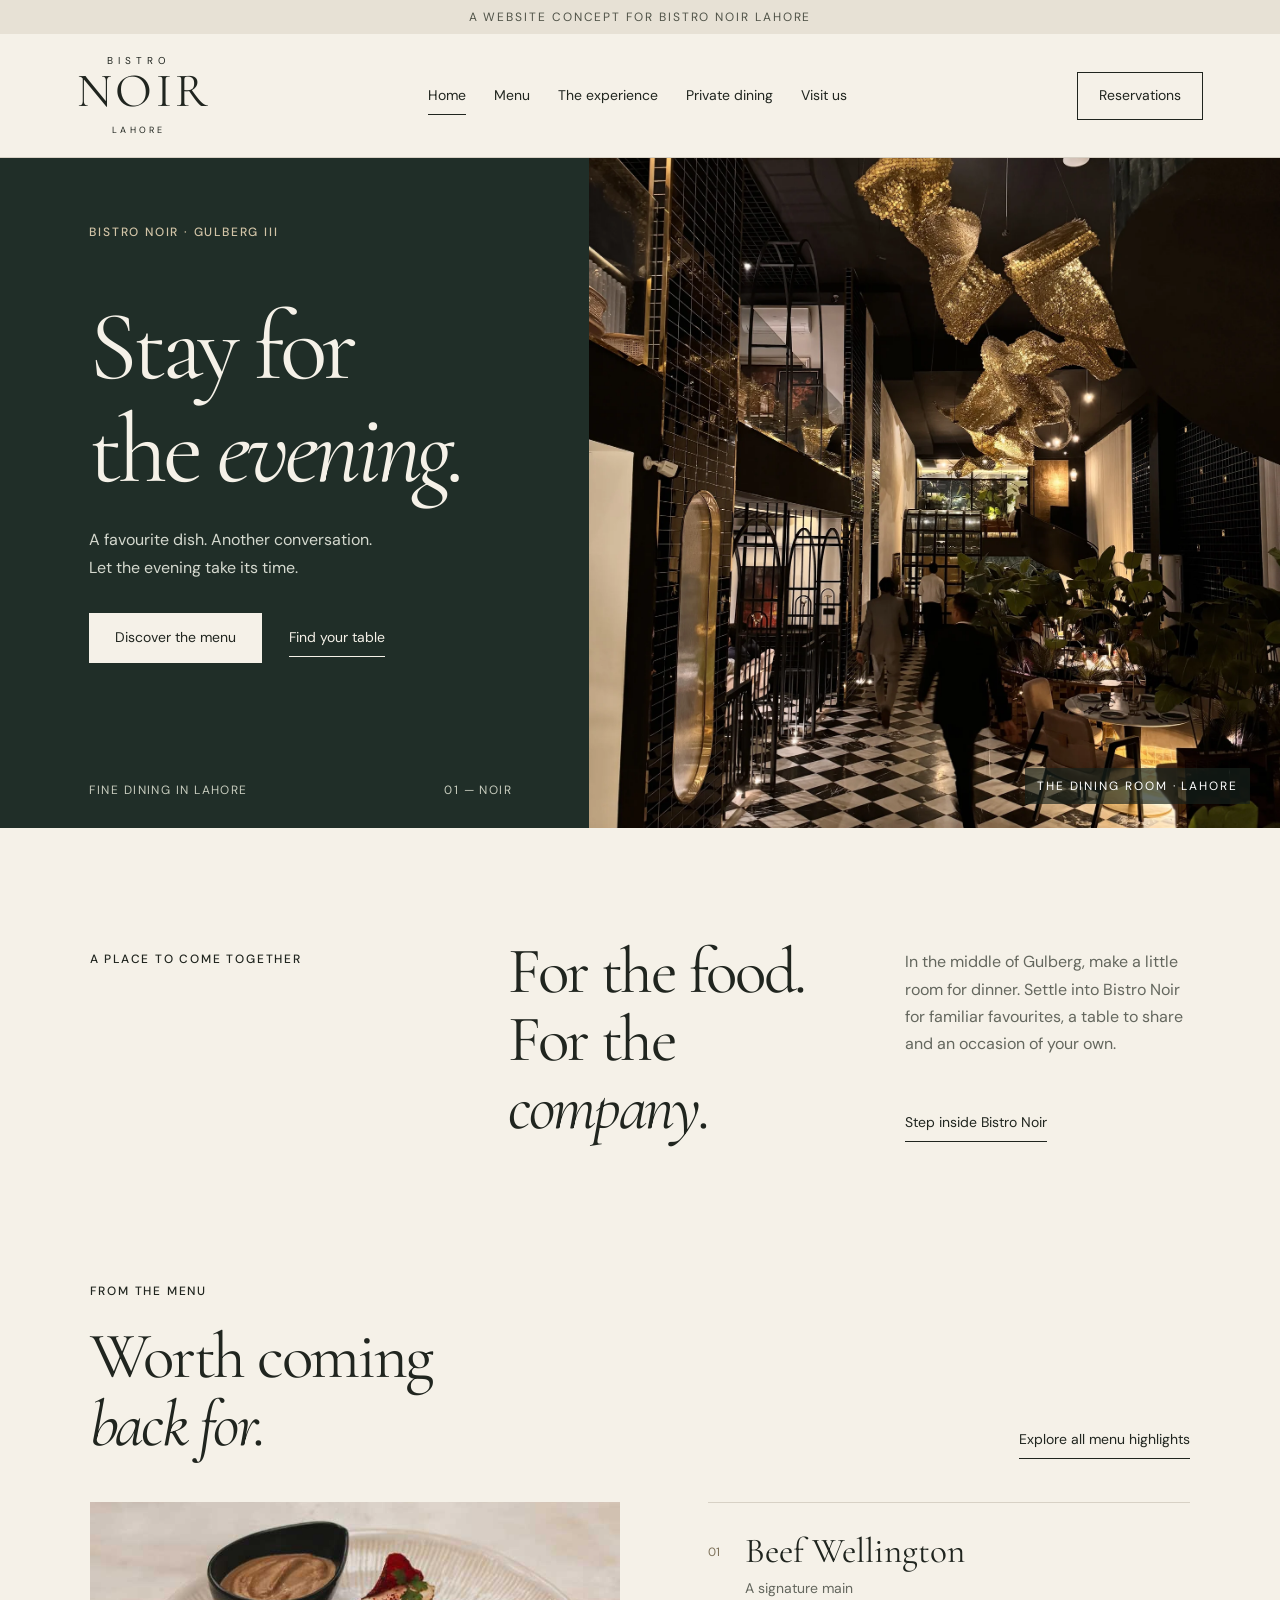
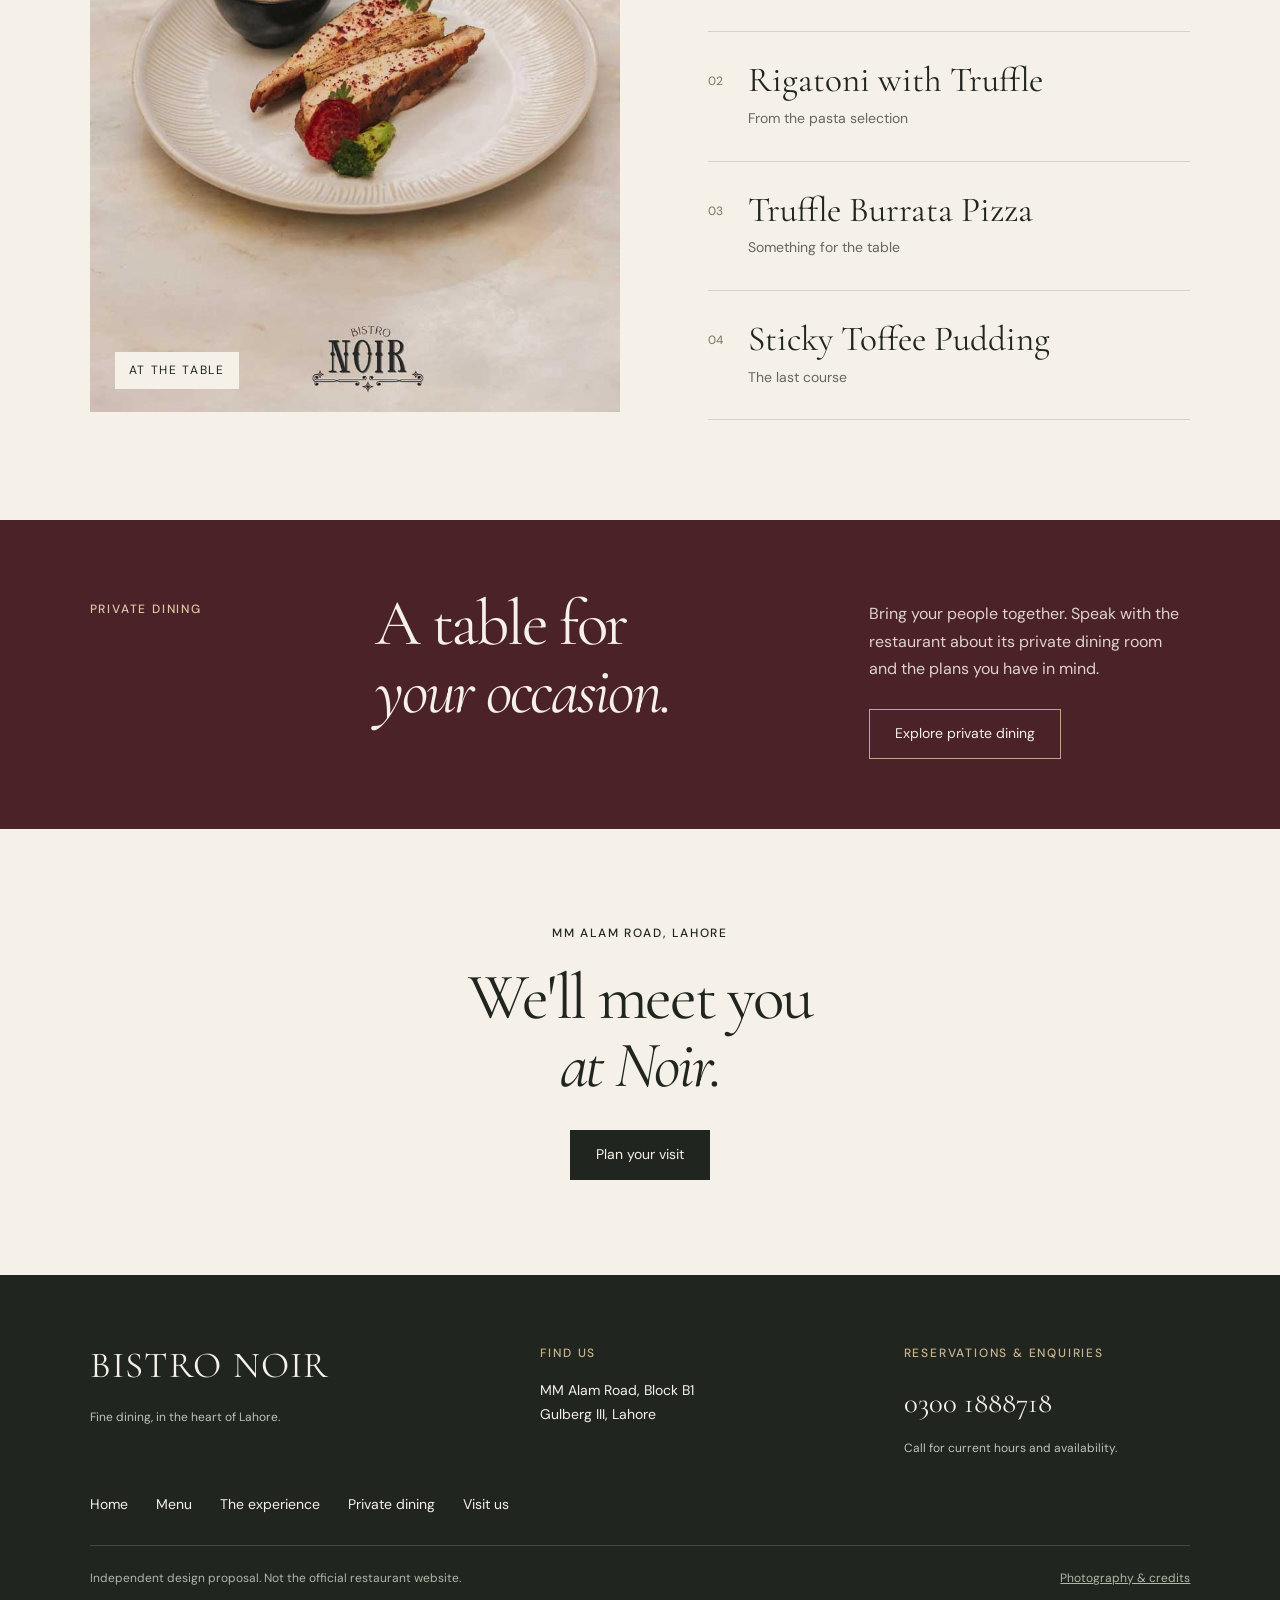
<file: index.html>
<!doctype html>
<html lang="en">
<head>
<meta charset="utf-8">
<meta name="viewport" content="width=device-width,initial-scale=1">
<meta name="robots" content="noindex,nofollow">
<meta name="theme-color" content="#20251f">
<title>Stay for the evening | Bistro Noir Lahore</title>
<meta name="description" content="Explore Bistro Noir Lahore, menu highlights, private dining and reservations. An independent website concept.">
<link rel="icon" href="data:image/svg+xml,%3Csvg xmlns='http://www.w3.org/2000/svg' viewBox='0 0 64 64'%3E%3Crect width='64' height='64' fill='%2320251f'/%3E%3Ctext x='32' y='47' text-anchor='middle' font-family='Georgia' font-size='45' fill='%23e9dfcb'%3EN%3C/text%3E%3C/svg%3E">
<link rel="stylesheet" href="styles.css">
<script src="script.js" defer>
</script>
<noscript>
<style>.nav-toggle{display:none}@media(max-width:680px){.site-header{height:auto;flex-wrap:wrap;padding-block:20px}.site-header nav{position:static;display:flex;flex-wrap:wrap;flex-direction:row;padding:15px 0 0;box-shadow:none;border:0;width:100%;gap:8px 20px}.site-header nav a{padding:5px 0;font-size:14px}}</style>
</noscript>
</head>
<body>
<a class="skip" href="#main">Skip to content</a>
<div class="proposal-strip">A WEBSITE CONCEPT FOR BISTRO NOIR LAHORE</div>
<header class="site-header">
<a class="brand" href="index.html" aria-label="Bistro Noir home">
<span>BISTRO</span>
<strong>NOIR</strong>
<small>LAHORE</small>
</a>
<button class="nav-toggle" aria-controls="main-nav" aria-expanded="false">Menu <span aria-hidden="true">☰</span>
</button>
<nav id="main-nav" aria-label="Main navigation">
<a href="index.html" aria-current="page">Home</a>
<a href="menu.html">Menu</a>
<a href="experience.html">The experience</a>
<a href="private-dining.html">Private dining</a>
<a href="visit.html">Visit us</a>
</nav>
<a class="button header-cta" href="visit.html">Reservations</a>
</header>
<main id="main">
<section class="home-hero">
<div class="hero-text">
<span class="label">BISTRO NOIR · GULBERG III</span>
<h1>Stay for<br>the <i>evening.</i>
</h1>
<p>A favourite dish. Another conversation.<br>Let the evening take its time.</p>
<div class="hero-actions">
<a class="button cream" href="menu.html">Discover the menu</a>
<a class="underlined" href="visit.html">Find your table</a>
</div>
<div class="hero-foot">
<span>FINE DINING IN LAHORE</span>
<span>01 — NOIR</span>
</div>
</div>
<figure class="hero-figure">
<img src="assets/interior.webp" width="1200" height="1400" fetchpriority="high" alt="Bistro Noir Lahore dining room with sculptural gold ceiling details and a checkerboard floor">
<figcaption>THE DINING ROOM · LAHORE</figcaption>
</figure>
</section>
<section class="home-intro wrap">
<span class="label">A PLACE TO COME TOGETHER</span>
<div>
<h2>For the food.<br>For the <i>company.</i>
</h2>
<p>In the middle of Gulberg, make a little room for dinner. Settle into Bistro Noir for familiar favourites, a table to share and an occasion of your own.</p>
<a class="underlined" href="experience.html">Step inside Bistro Noir</a>
</div>
</section>
<section class="home-menu wrap">
<div class="section-heading">
<div>
<span class="label">FROM THE MENU</span>
<h2>Worth coming<br>
<i>back for.</i>
</h2>
</div>
<a class="underlined" href="menu.html">Explore all menu highlights</a>
</div>
<div class="menu-teaser">
<figure>
<img src="assets/dish.jpeg" width="900" height="900" loading="lazy" alt="A plated dish at Bistro Noir">
<figcaption>AT THE TABLE</figcaption>
</figure>
<div class="featured-list">
<a href="menu.html#mains">
<span>01</span>
<div>
<h3>Beef Wellington</h3>
<p>A signature main</p>
</div>
</a>
<a href="menu.html#pasta">
<span>02</span>
<div>
<h3>Rigatoni with Truffle</h3>
<p>From the pasta selection</p>
</div>
</a>
<a href="menu.html#pizza">
<span>03</span>
<div>
<h3>Truffle Burrata Pizza</h3>
<p>Something for the table</p>
</div>
</a>
<a href="menu.html#dessert">
<span>04</span>
<div>
<h3>Sticky Toffee Pudding</h3>
<p>The last course</p>
</div>
</a>
</div>
</div>
</section>
<section class="gather-band">
<div class="wrap">
<span class="label">PRIVATE DINING</span>
<h2>A table for<br>
<i>your occasion.</i>
</h2>
<div>
<p>Bring your people together. Speak with the restaurant about its private dining room and the plans you have in mind.</p>
<a class="button light-outline" href="private-dining.html">Explore private dining</a>
</div>
</div>
</section>
<section class="home-visit wrap">
<span class="label">MM ALAM ROAD, LAHORE</span>
<h2>We'll meet you<br>
<i>at Noir.</i>
</h2>
<a class="button" href="visit.html">Plan your visit</a>
</section>
</main>
<footer class="site-footer">
<div class="footer-top">
<div>
<a class="footer-brand" href="index.html">BISTRO NOIR</a>
<p>Fine dining, in the heart of Lahore.</p>
</div>
<div>
<span class="label">FIND US</span>
<address>MM Alam Road, Block B1<br>Gulberg III, Lahore</address>
</div>
<div>
<span class="label">RESERVATIONS & ENQUIRIES</span>
<a class="footer-phone" href="tel:+923001888718">0300 1888718</a>
<p>Call for current hours and availability.</p>
</div>
</div>
<nav class="footer-nav" aria-label="Footer navigation">
<a href="index.html" aria-current="page">Home</a>
<a href="menu.html">Menu</a>
<a href="experience.html">The experience</a>
<a href="private-dining.html">Private dining</a>
<a href="visit.html">Visit us</a>
</nav>
<div class="footer-bottom">
<span>Independent design proposal. Not the official restaurant website.</span>
<a href="credits.html">Photography & credits</a>
</div>
</footer>
<nav class="mobile-actions" aria-label="Quick actions">
<a href="tel:+923001888718">Call to reserve</a>
<a href="menu.html">Menu</a>
<a href="https://www.google.com/maps/search/?api=1&query=Bistro+Noir+MM+Alam+Road+Lahore" target="_blank" rel="noopener noreferrer">Directions</a>
</nav>
</body>
</html>
</file>
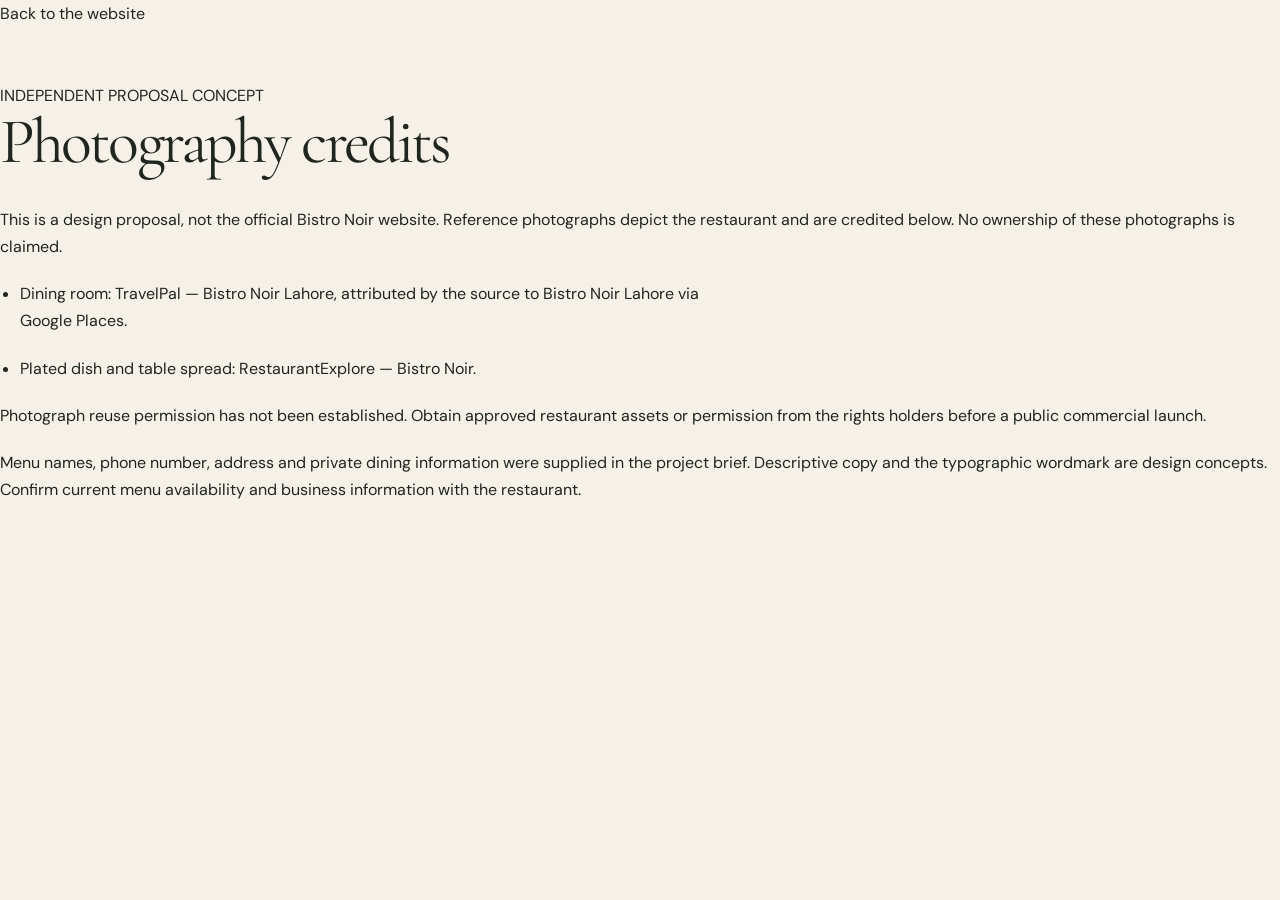
<file: credits.html>
<!doctype html><html lang="en"><head><meta charset="utf-8"><meta name="viewport" content="width=device-width, initial-scale=1"><meta name="robots" content="noindex,nofollow"><title>Photography credits — Bistro Noir concept</title><link rel="stylesheet" href="styles.css"></head><body><main class="section"><a class="text-link dark-link" href="index.html">Back to the website</a><p class="eyebrow" style="margin-top:55px">INDEPENDENT PROPOSAL CONCEPT</p><h1 style="font-size:clamp(2.7rem,5vw,4.5rem)">Photography credits</h1><p style="margin-top:30px">This is a design proposal, not the official Bistro Noir website. Reference photographs depict the restaurant and are credited below. No ownership of these photographs is claimed.</p><ul style="padding-left:20px;max-width:700px"><li style="margin:20px 0">Dining room: <a class="text-link dark-link" href="https://travelpal.ai/destinations/asia/pakistan/punjab/lahore/bistro-noir-mm-alam-road" target="_blank" rel="noopener noreferrer">TravelPal — Bistro Noir Lahore</a>, attributed by the source to Bistro Noir Lahore via Google Places.</li><li style="margin:20px 0">Plated dish and table spread: <a class="text-link dark-link" href="https://explorerestaurant.com/restaurant/bistro-noir" target="_blank" rel="noopener noreferrer">RestaurantExplore — Bistro Noir</a>.</li></ul><p>Photograph reuse permission has not been established. Obtain approved restaurant assets or permission from the rights holders before a public commercial launch.</p><p style="margin-top:20px">Menu names, phone number, address and private dining information were supplied in the project brief. Descriptive copy and the typographic wordmark are design concepts. Confirm current menu availability and business information with the restaurant.</p></main></body></html>
</file>
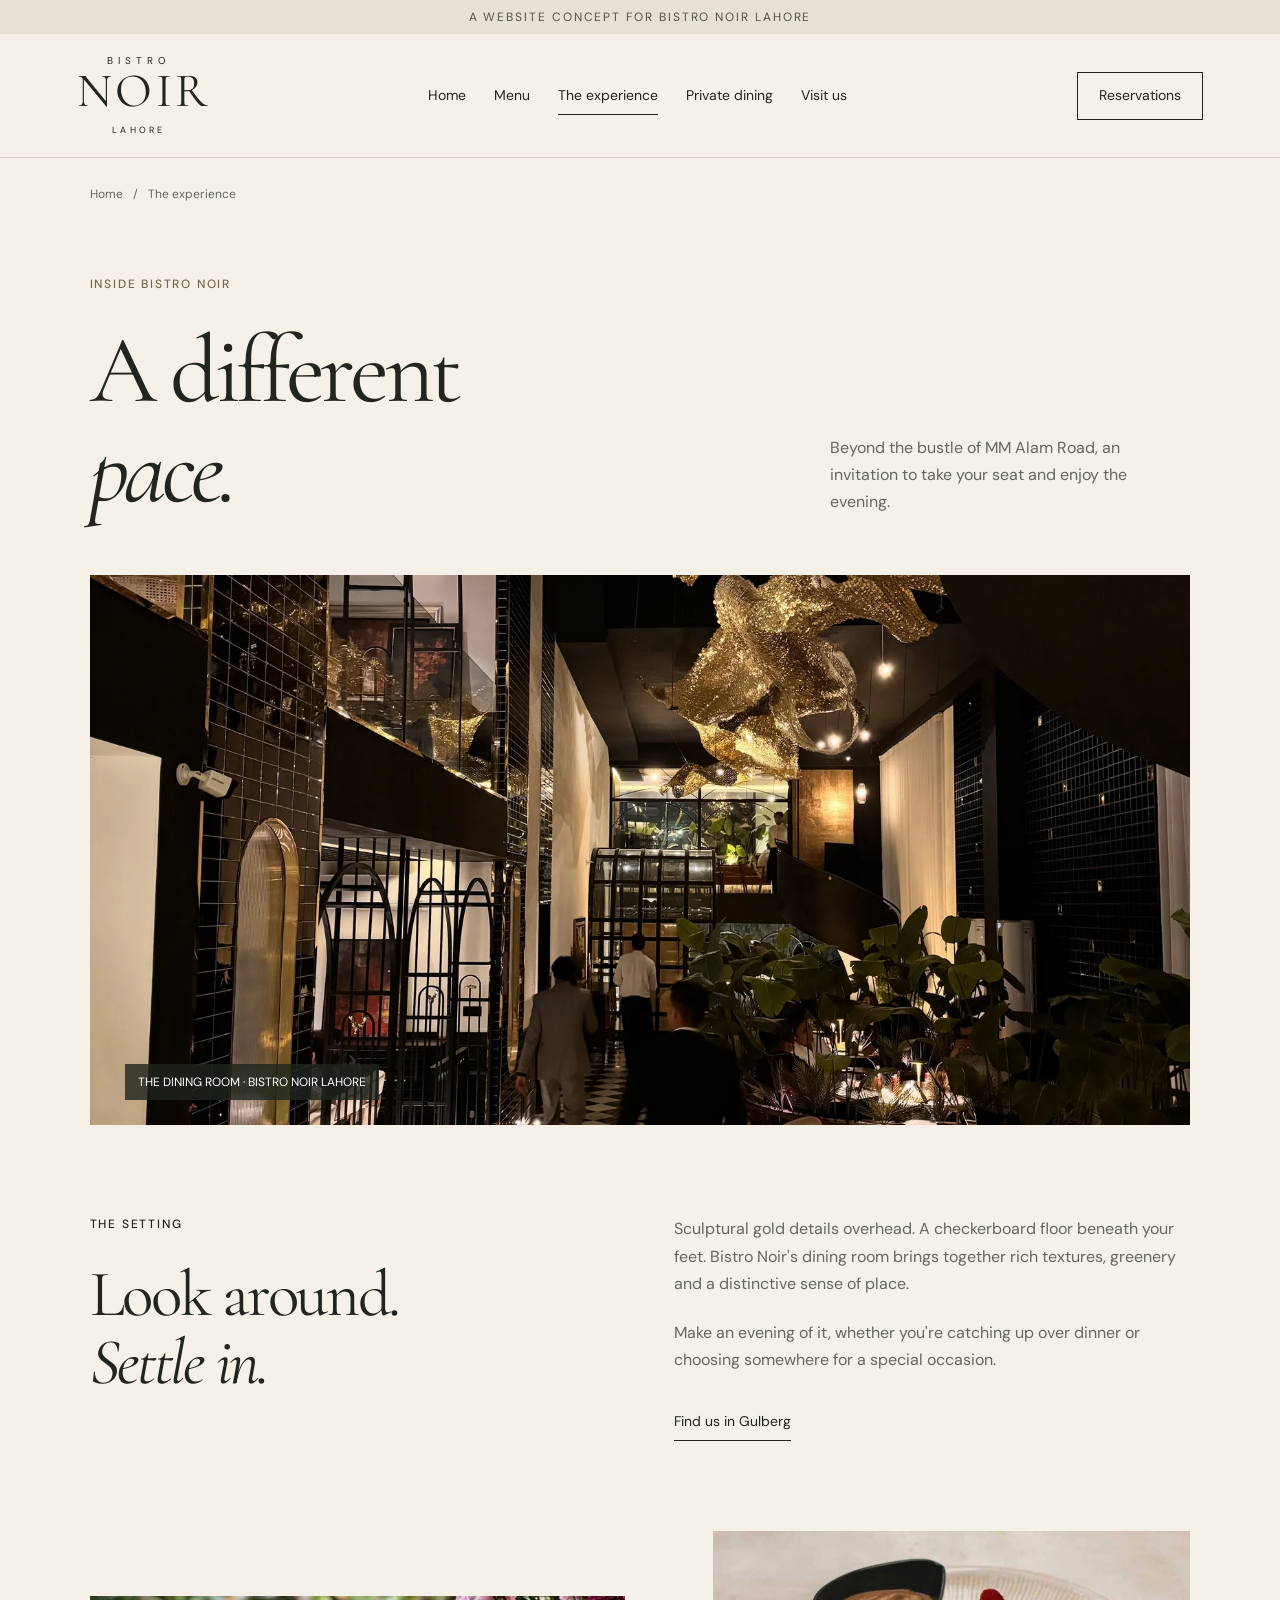
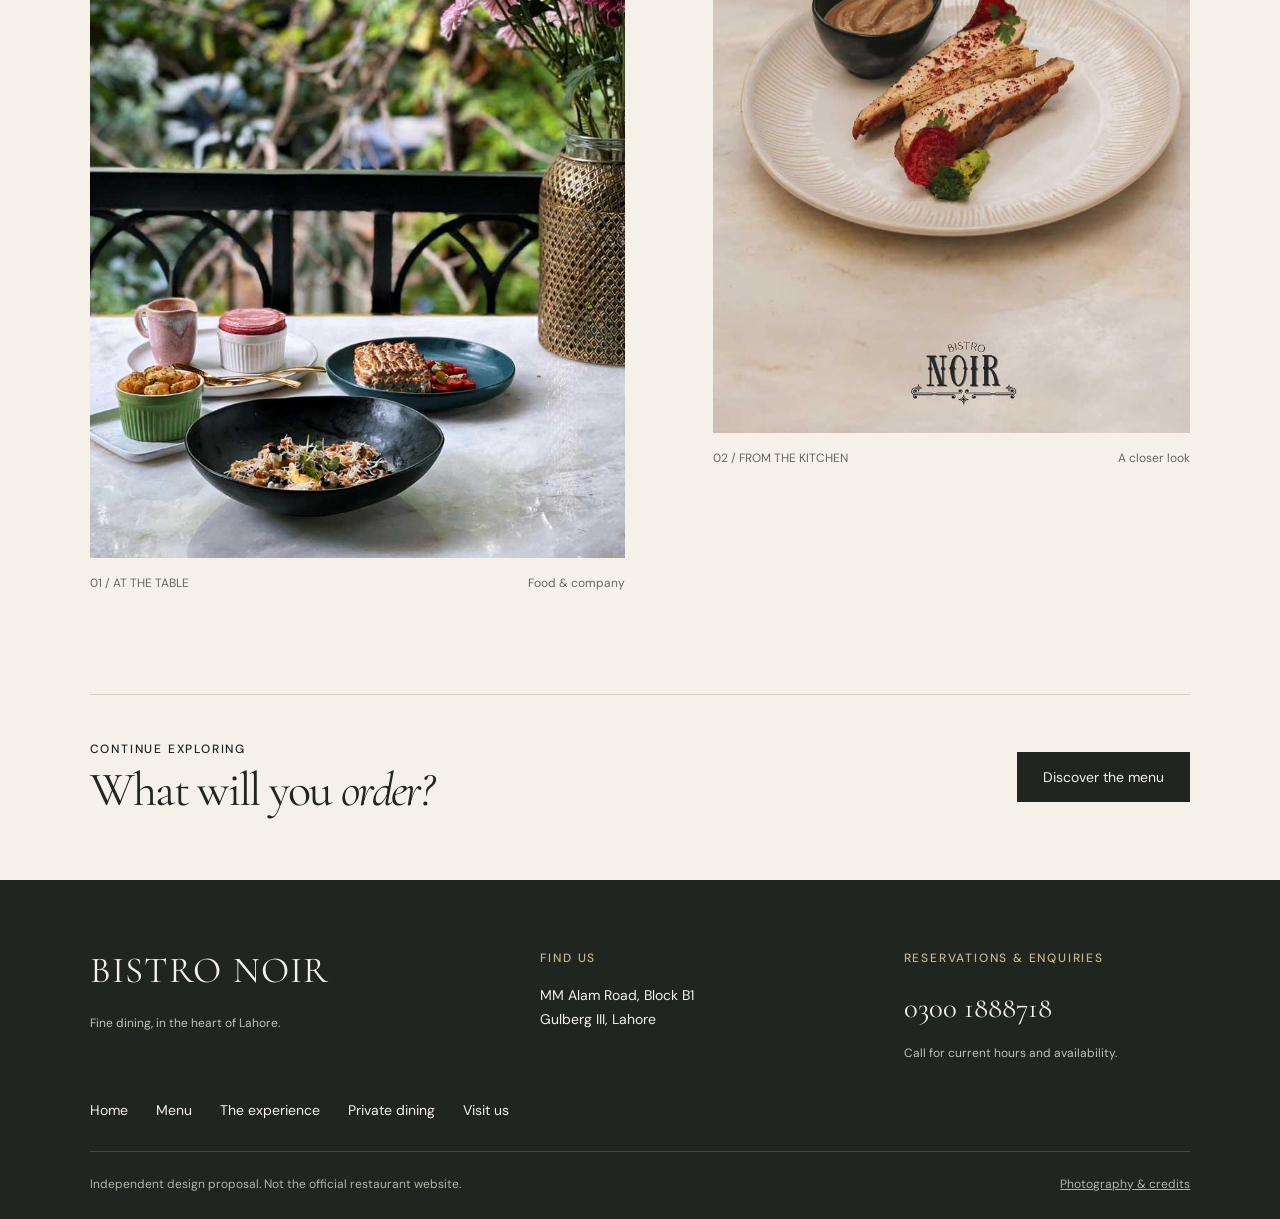
<file: experience.html>
<!doctype html>
<html lang="en">
<head>
<meta charset="utf-8">
<meta name="viewport" content="width=device-width,initial-scale=1">
<meta name="robots" content="noindex,nofollow">
<meta name="theme-color" content="#20251f">
<title>The experience | Bistro Noir Lahore</title>
<meta name="description" content="Step inside Bistro Noir Lahore. Explore the dining room and food photography.">
<link rel="icon" href="data:image/svg+xml,%3Csvg xmlns='http://www.w3.org/2000/svg' viewBox='0 0 64 64'%3E%3Crect width='64' height='64' fill='%2320251f'/%3E%3Ctext x='32' y='47' text-anchor='middle' font-family='Georgia' font-size='45' fill='%23e9dfcb'%3EN%3C/text%3E%3C/svg%3E">
<link rel="stylesheet" href="styles.css">
<script src="script.js" defer>
</script>
<noscript>
<style>.nav-toggle{display:none}@media(max-width:680px){.site-header{height:auto;flex-wrap:wrap;padding-block:20px}.site-header nav{position:static;display:flex;flex-wrap:wrap;flex-direction:row;padding:15px 0 0;box-shadow:none;border:0;width:100%;gap:8px 20px}.site-header nav a{padding:5px 0;font-size:14px}}</style>
</noscript>
</head>
<body>
<a class="skip" href="#main">Skip to content</a>
<div class="proposal-strip">A WEBSITE CONCEPT FOR BISTRO NOIR LAHORE</div>
<header class="site-header">
<a class="brand" href="index.html" aria-label="Bistro Noir home">
<span>BISTRO</span>
<strong>NOIR</strong>
<small>LAHORE</small>
</a>
<button class="nav-toggle" aria-controls="main-nav" aria-expanded="false">Menu <span aria-hidden="true">☰</span>
</button>
<nav id="main-nav" aria-label="Main navigation">
<a href="index.html">Home</a>
<a href="menu.html">Menu</a>
<a href="experience.html" aria-current="page">The experience</a>
<a href="private-dining.html">Private dining</a>
<a href="visit.html">Visit us</a>
</nav>
<a class="button header-cta" href="visit.html">Reservations</a>
</header>
<main id="main">
<div class="wrap breadcrumb">
<a href="index.html">Home</a>
<span>/</span>
<span>The experience</span>
</div>
<section class="page-heading split wrap">
<div>
<span class="label">INSIDE BISTRO NOIR</span>
<h1>A different<br>
<i>pace.</i>
</h1>
</div>
<p>Beyond the bustle of MM Alam Road, an invitation to take your seat and enjoy the evening.</p>
</section>
<figure class="wide-photo wrap">
<img src="assets/interior.webp" alt="Gold sculptural ceiling details, greenery and a checkerboard floor inside Bistro Noir Lahore" width="1400" height="800" fetchpriority="high">
<figcaption>THE DINING ROOM · BISTRO NOIR LAHORE</figcaption>
</figure>
<section class="editorial wrap">
<div>
<span class="label">THE SETTING</span>
<h2>Look around.<br>
<i>Settle in.</i>
</h2>
</div>
<div>
<p>Sculptural gold details overhead. A checkerboard floor beneath your feet. Bistro Noir's dining room brings together rich textures, greenery and a distinctive sense of place.</p>
<p>Make an evening of it, whether you're catching up over dinner or choosing somewhere for a special occasion.</p>
<a class="underlined" href="visit.html">Find us in Gulberg</a>
</div>
</section>
<div class="photo-pair wrap">
<figure>
<img src="assets/table.jpeg" alt="A selection of dishes and drinks served at Bistro Noir" width="1000" height="1000" loading="lazy">
<figcaption>
<span>01 / AT THE TABLE</span>
<span>Food & company</span>
</figcaption>
</figure>
<figure>
<img src="assets/dish.jpeg" alt="A close-up of a plated dish from Bistro Noir" width="900" height="900" loading="lazy">
<figcaption>
<span>02 / FROM THE KITCHEN</span>
<span>A closer look</span>
</figcaption>
</figure>
</div>
<section class="page-end wrap">
<div>
<span class="label">CONTINUE EXPLORING</span>
<h2>What will you <i>order?</i>
</h2>
</div>
<a class="button" href="menu.html">Discover the menu</a>
</section>
</main>
<footer class="site-footer">
<div class="footer-top">
<div>
<a class="footer-brand" href="index.html">BISTRO NOIR</a>
<p>Fine dining, in the heart of Lahore.</p>
</div>
<div>
<span class="label">FIND US</span>
<address>MM Alam Road, Block B1<br>Gulberg III, Lahore</address>
</div>
<div>
<span class="label">RESERVATIONS & ENQUIRIES</span>
<a class="footer-phone" href="tel:+923001888718">0300 1888718</a>
<p>Call for current hours and availability.</p>
</div>
</div>
<nav class="footer-nav" aria-label="Footer navigation">
<a href="index.html">Home</a>
<a href="menu.html">Menu</a>
<a href="experience.html" aria-current="page">The experience</a>
<a href="private-dining.html">Private dining</a>
<a href="visit.html">Visit us</a>
</nav>
<div class="footer-bottom">
<span>Independent design proposal. Not the official restaurant website.</span>
<a href="credits.html">Photography & credits</a>
</div>
</footer>
<nav class="mobile-actions" aria-label="Quick actions">
<a href="tel:+923001888718">Call to reserve</a>
<a href="menu.html">Menu</a>
<a href="https://www.google.com/maps/search/?api=1&query=Bistro+Noir+MM+Alam+Road+Lahore" target="_blank" rel="noopener noreferrer">Directions</a>
</nav>
</body>
</html>
</file>
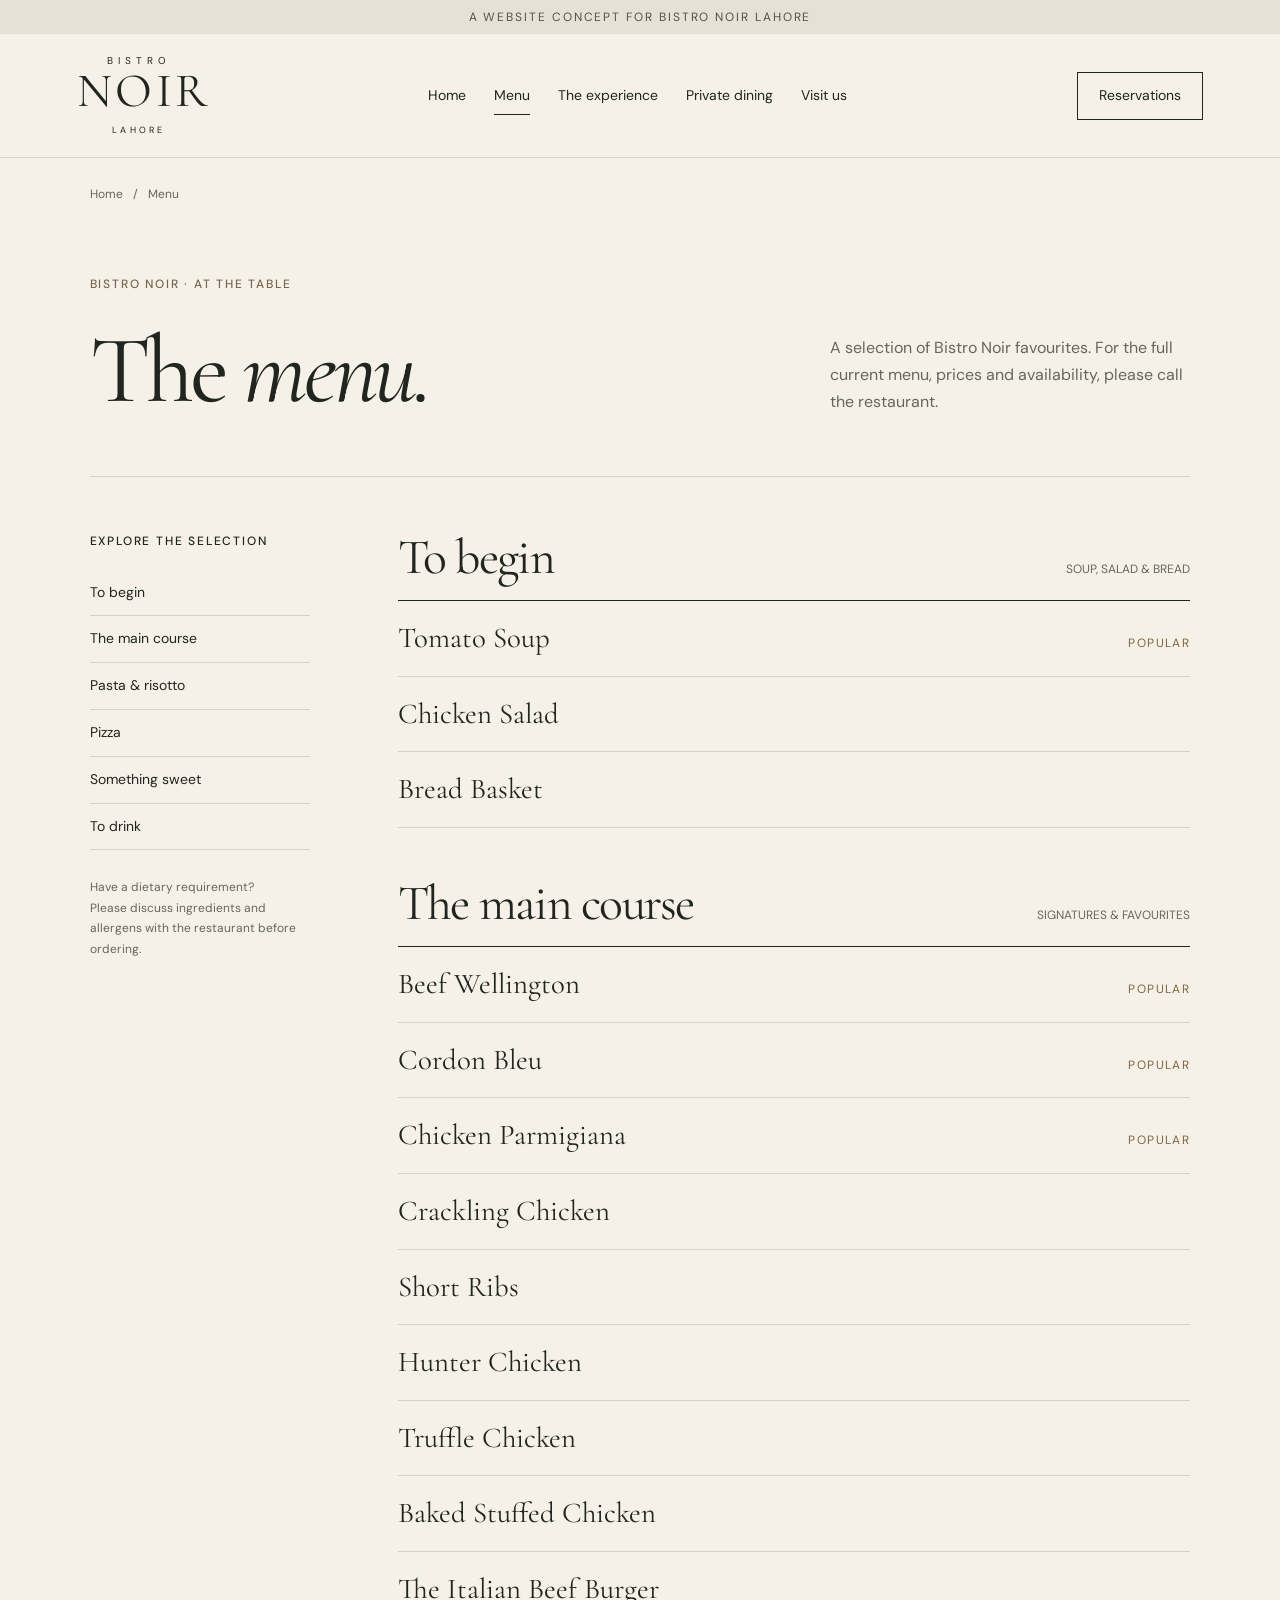
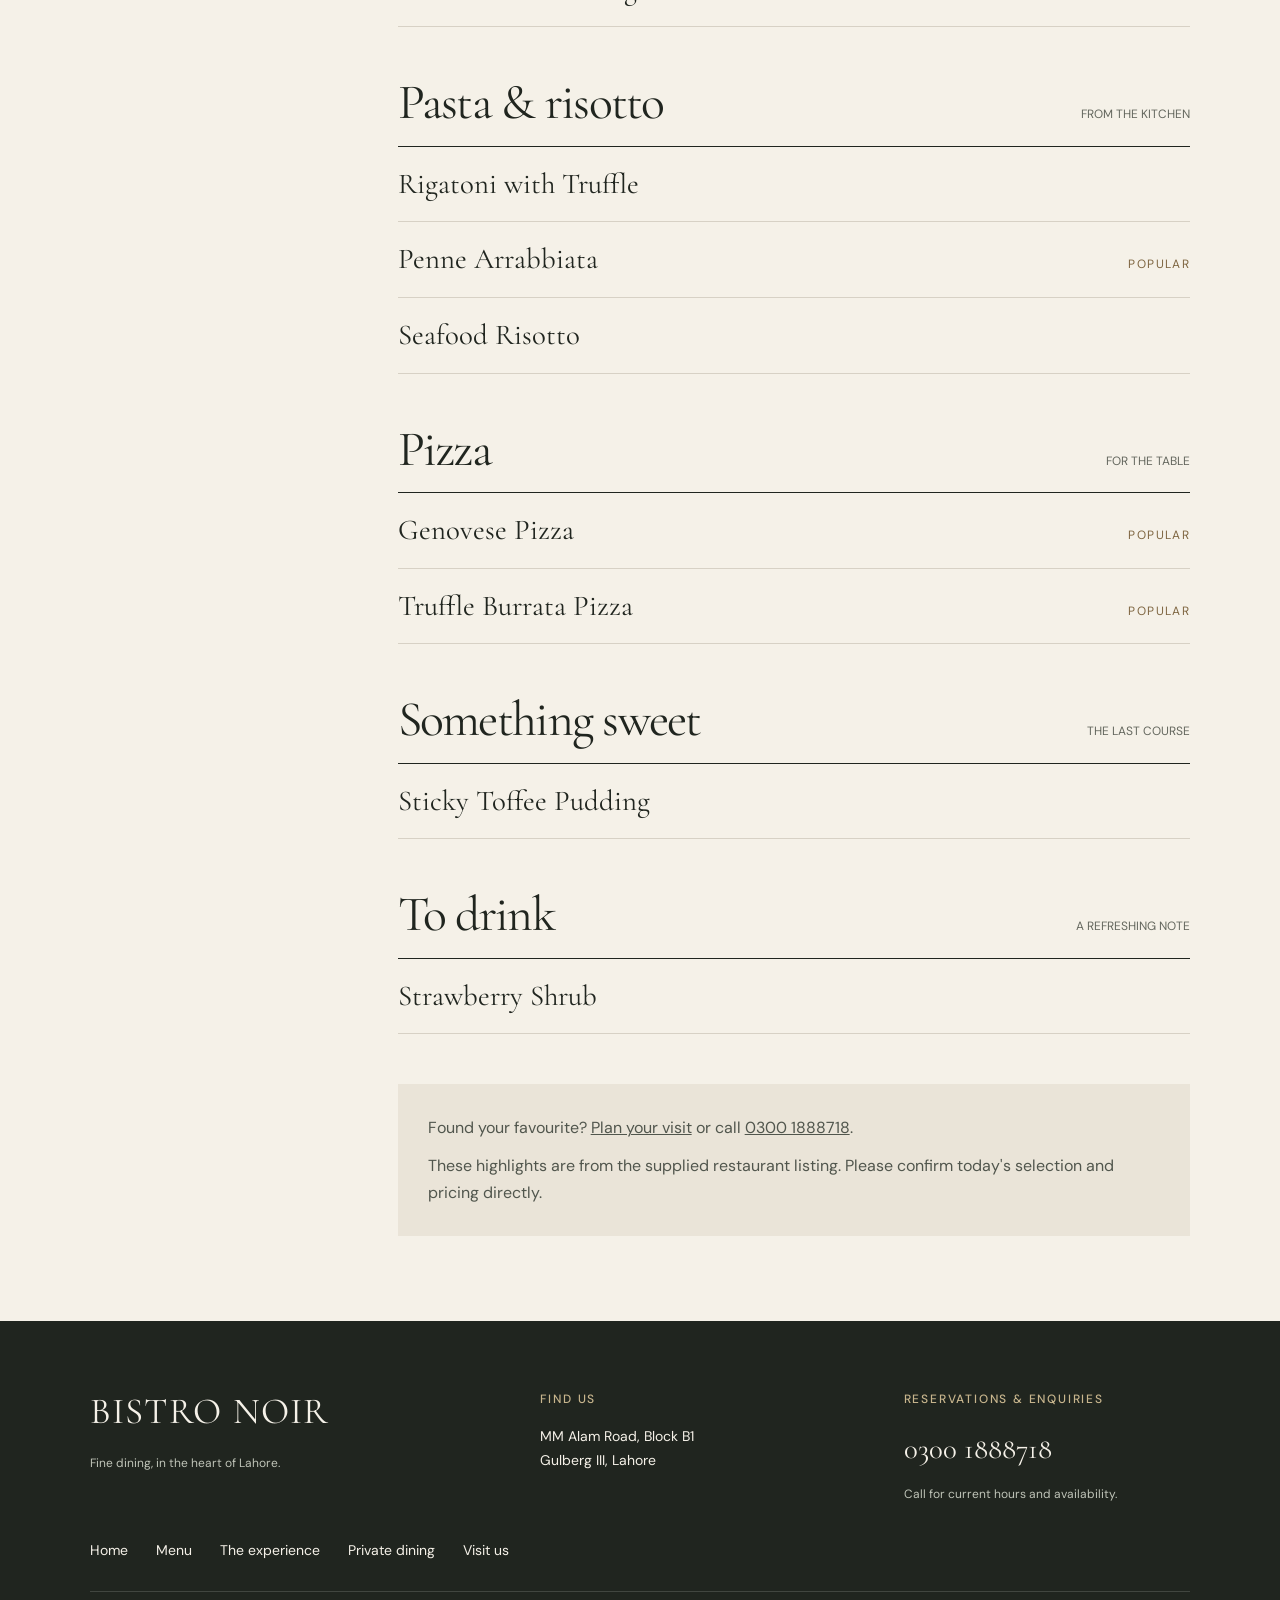
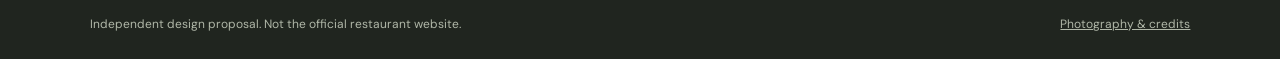
<file: menu.html>
<!doctype html>
<html lang="en">
<head>
<meta charset="utf-8">
<meta name="viewport" content="width=device-width,initial-scale=1">
<meta name="robots" content="noindex,nofollow">
<meta name="theme-color" content="#20251f">
<title>Menu highlights | Bistro Noir Lahore</title>
<meta name="description" content="Explore Bistro Noir menu highlights, including Beef Wellington, pasta, pizza, desserts and drinks.">
<link rel="icon" href="data:image/svg+xml,%3Csvg xmlns='http://www.w3.org/2000/svg' viewBox='0 0 64 64'%3E%3Crect width='64' height='64' fill='%2320251f'/%3E%3Ctext x='32' y='47' text-anchor='middle' font-family='Georgia' font-size='45' fill='%23e9dfcb'%3EN%3C/text%3E%3C/svg%3E">
<link rel="stylesheet" href="styles.css">
<script src="script.js" defer>
</script>
<noscript>
<style>.nav-toggle{display:none}@media(max-width:680px){.site-header{height:auto;flex-wrap:wrap;padding-block:20px}.site-header nav{position:static;display:flex;flex-wrap:wrap;flex-direction:row;padding:15px 0 0;box-shadow:none;border:0;width:100%;gap:8px 20px}.site-header nav a{padding:5px 0;font-size:14px}}</style>
</noscript>
</head>
<body>
<a class="skip" href="#main">Skip to content</a>
<div class="proposal-strip">A WEBSITE CONCEPT FOR BISTRO NOIR LAHORE</div>
<header class="site-header">
<a class="brand" href="index.html" aria-label="Bistro Noir home">
<span>BISTRO</span>
<strong>NOIR</strong>
<small>LAHORE</small>
</a>
<button class="nav-toggle" aria-controls="main-nav" aria-expanded="false">Menu <span aria-hidden="true">☰</span>
</button>
<nav id="main-nav" aria-label="Main navigation">
<a href="index.html">Home</a>
<a href="menu.html" aria-current="page">Menu</a>
<a href="experience.html">The experience</a>
<a href="private-dining.html">Private dining</a>
<a href="visit.html">Visit us</a>
</nav>
<a class="button header-cta" href="visit.html">Reservations</a>
</header>
<main id="main">
<div class="wrap breadcrumb">
<a href="index.html">Home</a>
<span>/</span>
<span>Menu</span>
</div>
<section class="page-heading split wrap menu-heading">
<div>
<span class="label">BISTRO NOIR · AT THE TABLE</span>
<h1>The <i>menu.</i>
</h1>
</div>
<p>A selection of Bistro Noir favourites. For the full current menu, prices and availability, please call the restaurant.</p>
</section>
<div class="menu-layout wrap">
<aside class="menu-index">
<span class="label">EXPLORE THE SELECTION</span>
<nav aria-label="Menu categories">
<a href="#starters">To begin</a>
<a href="#mains">The main course</a>
<a href="#pasta">Pasta & risotto</a>
<a href="#pizza">Pizza</a>
<a href="#dessert">Something sweet</a>
<a href="#drinks">To drink</a>
</nav>
<p>Have a dietary requirement?<br>Please discuss ingredients and allergens with the restaurant before ordering.</p>
</aside>
<div>
<section class="menu-group" id="starters" aria-labelledby="title-starters">
<div class="menu-group-title">
<h2 id="title-starters">To begin</h2>
<span>SOUP, SALAD & BREAD</span>
</div>
<article class="dish-row">
<h3>Tomato Soup</h3>
<span class="popular">POPULAR</span>
</article>
<article class="dish-row">
<h3>Chicken Salad</h3>
</article>
<article class="dish-row">
<h3>Bread Basket</h3>
</article>
</section>
<section class="menu-group" id="mains" aria-labelledby="title-mains">
<div class="menu-group-title">
<h2 id="title-mains">The main course</h2>
<span>SIGNATURES & FAVOURITES</span>
</div>
<article class="dish-row">
<h3>Beef Wellington</h3>
<span class="popular">POPULAR</span>
</article>
<article class="dish-row">
<h3>Cordon Bleu</h3>
<span class="popular">POPULAR</span>
</article>
<article class="dish-row">
<h3>Chicken Parmigiana</h3>
<span class="popular">POPULAR</span>
</article>
<article class="dish-row">
<h3>Crackling Chicken</h3>
</article>
<article class="dish-row">
<h3>Short Ribs</h3>
</article>
<article class="dish-row">
<h3>Hunter Chicken</h3>
</article>
<article class="dish-row">
<h3>Truffle Chicken</h3>
</article>
<article class="dish-row">
<h3>Baked Stuffed Chicken</h3>
</article>
<article class="dish-row">
<h3>The Italian Beef Burger</h3>
</article>
</section>
<section class="menu-group" id="pasta" aria-labelledby="title-pasta">
<div class="menu-group-title">
<h2 id="title-pasta">Pasta & risotto</h2>
<span>FROM THE KITCHEN</span>
</div>
<article class="dish-row">
<h3>Rigatoni with Truffle</h3>
</article>
<article class="dish-row">
<h3>Penne Arrabbiata</h3>
<span class="popular">POPULAR</span>
</article>
<article class="dish-row">
<h3>Seafood Risotto</h3>
</article>
</section>
<section class="menu-group" id="pizza" aria-labelledby="title-pizza">
<div class="menu-group-title">
<h2 id="title-pizza">Pizza</h2>
<span>FOR THE TABLE</span>
</div>
<article class="dish-row">
<h3>Genovese Pizza</h3>
<span class="popular">POPULAR</span>
</article>
<article class="dish-row">
<h3>Truffle Burrata Pizza</h3>
<span class="popular">POPULAR</span>
</article>
</section>
<section class="menu-group" id="dessert" aria-labelledby="title-dessert">
<div class="menu-group-title">
<h2 id="title-dessert">Something sweet</h2>
<span>THE LAST COURSE</span>
</div>
<article class="dish-row">
<h3>Sticky Toffee Pudding</h3>
</article>
</section>
<section class="menu-group" id="drinks" aria-labelledby="title-drinks">
<div class="menu-group-title">
<h2 id="title-drinks">To drink</h2>
<span>A REFRESHING NOTE</span>
</div>
<article class="dish-row">
<h3>Strawberry Shrub</h3>
</article>
</section>
<div class="menu-advice">
<p>Found your favourite? <a href="visit.html">Plan your visit</a> or call <a href="tel:+923001888718">0300 1888718</a>.</p>
<p>These highlights are from the supplied restaurant listing. Please confirm today's selection and pricing directly.</p>
</div>
</div>
</div>
</main>
<footer class="site-footer">
<div class="footer-top">
<div>
<a class="footer-brand" href="index.html">BISTRO NOIR</a>
<p>Fine dining, in the heart of Lahore.</p>
</div>
<div>
<span class="label">FIND US</span>
<address>MM Alam Road, Block B1<br>Gulberg III, Lahore</address>
</div>
<div>
<span class="label">RESERVATIONS & ENQUIRIES</span>
<a class="footer-phone" href="tel:+923001888718">0300 1888718</a>
<p>Call for current hours and availability.</p>
</div>
</div>
<nav class="footer-nav" aria-label="Footer navigation">
<a href="index.html">Home</a>
<a href="menu.html" aria-current="page">Menu</a>
<a href="experience.html">The experience</a>
<a href="private-dining.html">Private dining</a>
<a href="visit.html">Visit us</a>
</nav>
<div class="footer-bottom">
<span>Independent design proposal. Not the official restaurant website.</span>
<a href="credits.html">Photography & credits</a>
</div>
</footer>
<nav class="mobile-actions" aria-label="Quick actions">
<a href="tel:+923001888718">Call to reserve</a>
<a href="menu.html">Menu</a>
<a href="https://www.google.com/maps/search/?api=1&query=Bistro+Noir+MM+Alam+Road+Lahore" target="_blank" rel="noopener noreferrer">Directions</a>
</nav>
</body>
</html>
</file>
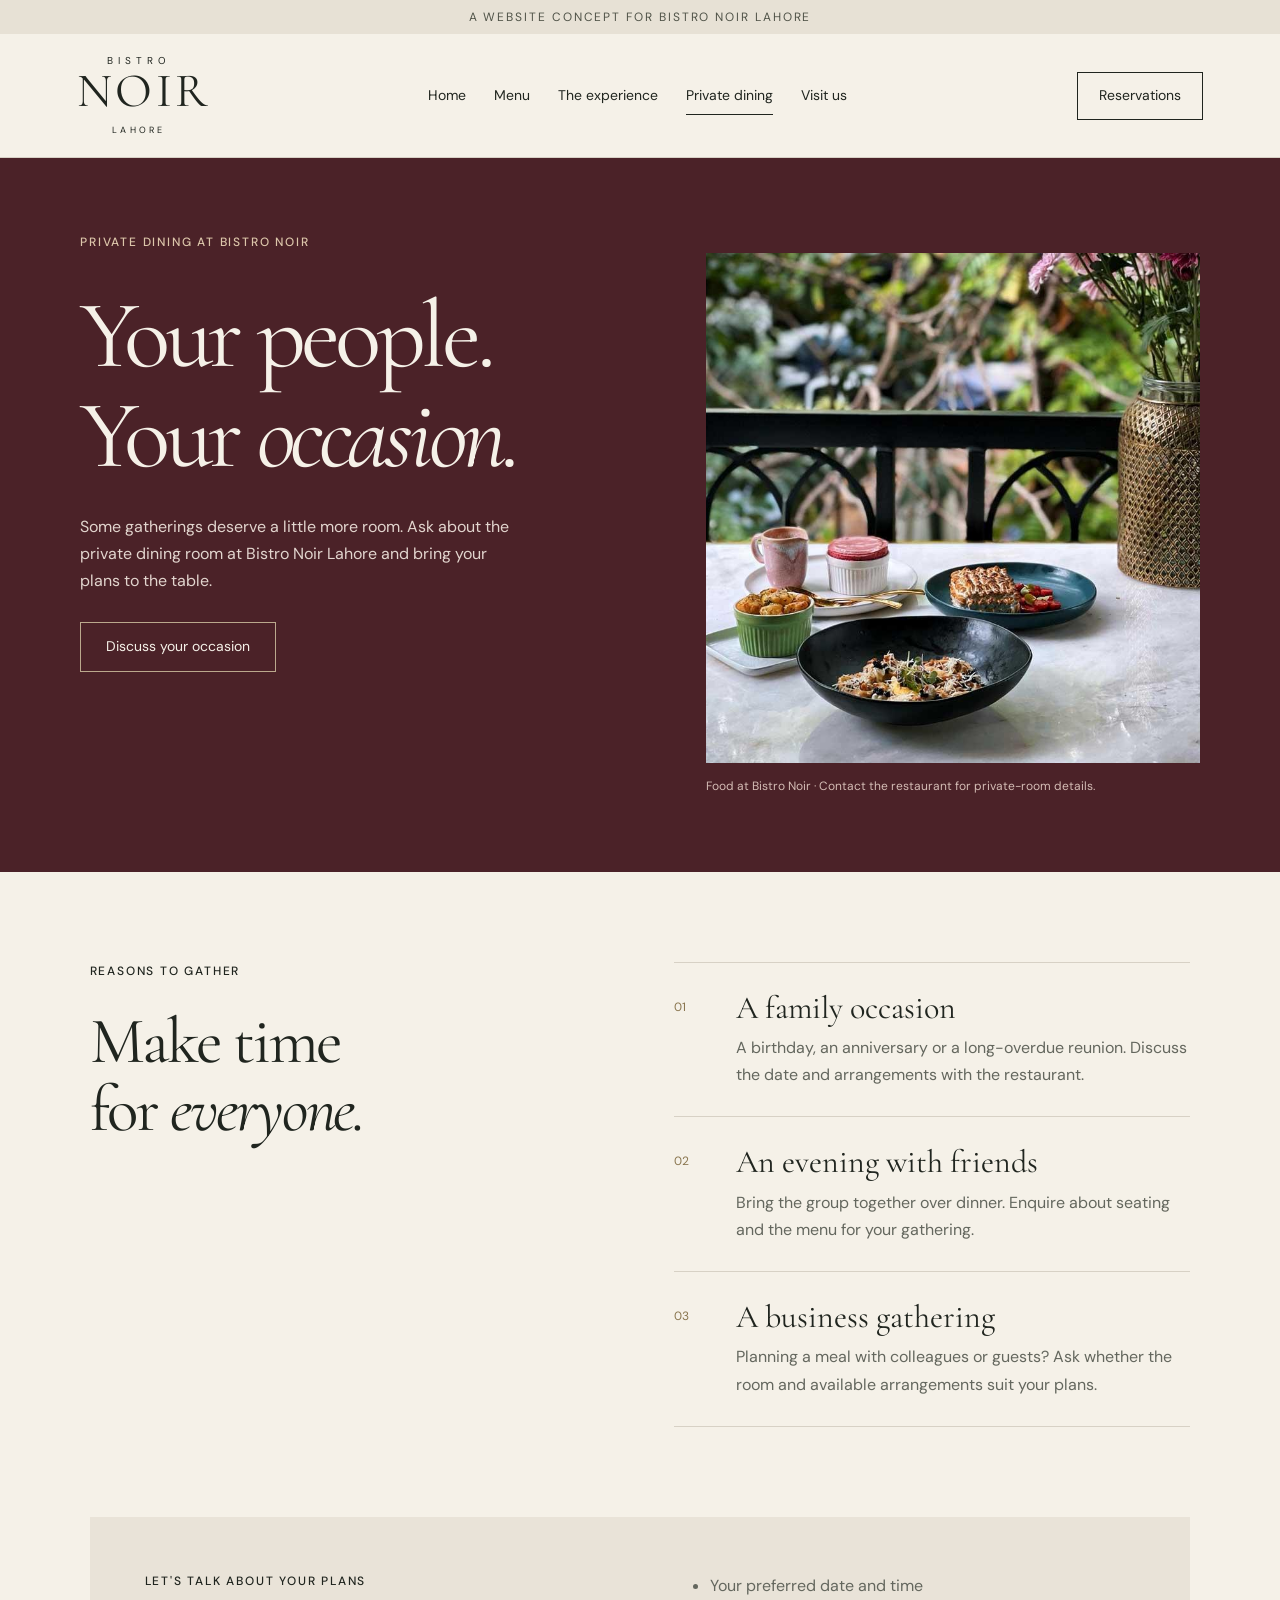
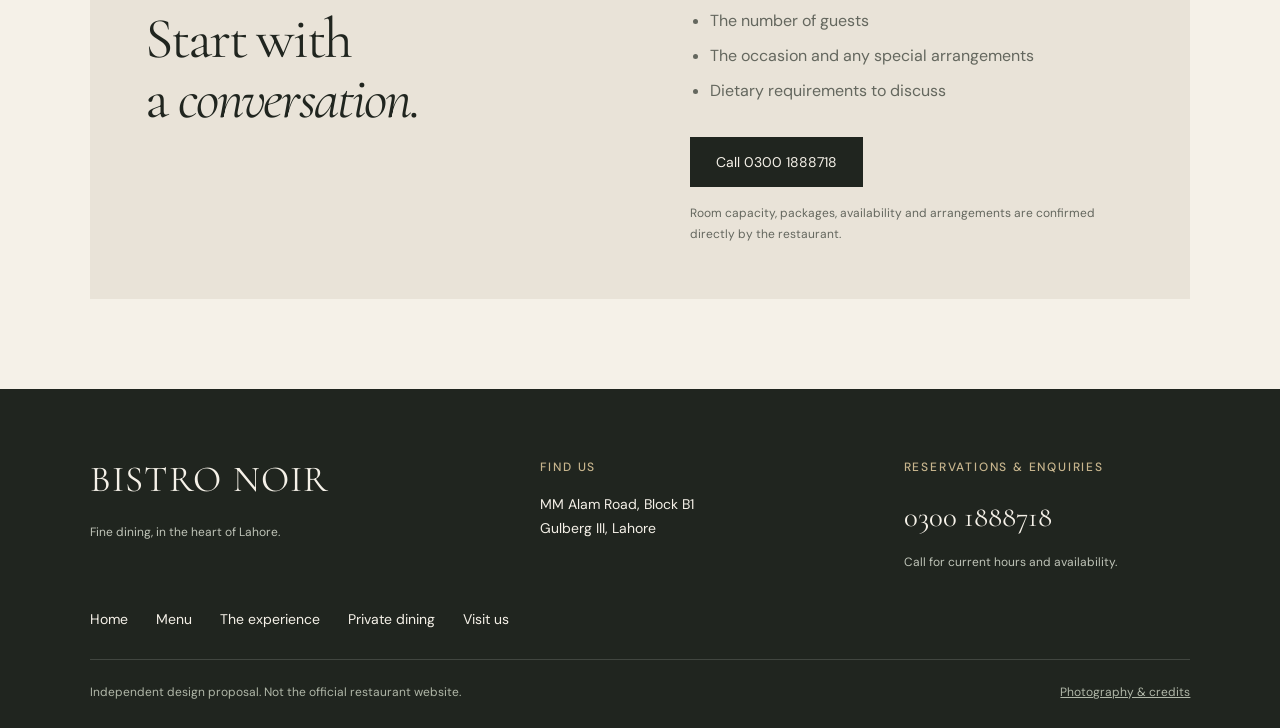
<file: private-dining.html>
<!doctype html>
<html lang="en">
<head>
<meta charset="utf-8">
<meta name="viewport" content="width=device-width,initial-scale=1">
<meta name="robots" content="noindex,nofollow">
<meta name="theme-color" content="#20251f">
<title>Private dining | Bistro Noir Lahore</title>
<meta name="description" content="Enquire about the private dining room at Bistro Noir Lahore for your next gathering.">
<link rel="icon" href="data:image/svg+xml,%3Csvg xmlns='http://www.w3.org/2000/svg' viewBox='0 0 64 64'%3E%3Crect width='64' height='64' fill='%2320251f'/%3E%3Ctext x='32' y='47' text-anchor='middle' font-family='Georgia' font-size='45' fill='%23e9dfcb'%3EN%3C/text%3E%3C/svg%3E">
<link rel="stylesheet" href="styles.css">
<script src="script.js" defer>
</script>
<noscript>
<style>.nav-toggle{display:none}@media(max-width:680px){.site-header{height:auto;flex-wrap:wrap;padding-block:20px}.site-header nav{position:static;display:flex;flex-wrap:wrap;flex-direction:row;padding:15px 0 0;box-shadow:none;border:0;width:100%;gap:8px 20px}.site-header nav a{padding:5px 0;font-size:14px}}</style>
</noscript>
</head>
<body>
<a class="skip" href="#main">Skip to content</a>
<div class="proposal-strip">A WEBSITE CONCEPT FOR BISTRO NOIR LAHORE</div>
<header class="site-header">
<a class="brand" href="index.html" aria-label="Bistro Noir home">
<span>BISTRO</span>
<strong>NOIR</strong>
<small>LAHORE</small>
</a>
<button class="nav-toggle" aria-controls="main-nav" aria-expanded="false">Menu <span aria-hidden="true">☰</span>
</button>
<nav id="main-nav" aria-label="Main navigation">
<a href="index.html">Home</a>
<a href="menu.html">Menu</a>
<a href="experience.html">The experience</a>
<a href="private-dining.html" aria-current="page">Private dining</a>
<a href="visit.html">Visit us</a>
</nav>
<a class="button header-cta" href="visit.html">Reservations</a>
</header>
<main id="main">
<section class="private-cover">
<div>
<span class="label">PRIVATE DINING AT BISTRO NOIR</span>
<h1>Your people.<br>Your <i>occasion.</i>
</h1>
<p>Some gatherings deserve a little more room. Ask about the private dining room at Bistro Noir Lahore and bring your plans to the table.</p>
<a class="button light-outline" href="tel:+923001888718">Discuss your occasion</a>
</div>
<figure>
<img src="assets/table.jpeg" alt="Food and drinks arranged on a table at Bistro Noir" width="1000" height="1100" fetchpriority="high">
<figcaption>Food at Bistro Noir · Contact the restaurant for private-room details.</figcaption>
</figure>
</section>
<section class="editorial wrap">
<div>
<span class="label">REASONS TO GATHER</span>
<h2>Make time<br>for <i>everyone.</i>
</h2>
</div>
<div class="occasion-list">
<article>
<span>01</span>
<div>
<h3>A family occasion</h3>
<p>A birthday, an anniversary or a long-overdue reunion. Discuss the date and arrangements with the restaurant.</p>
</div>
</article>
<article>
<span>02</span>
<div>
<h3>An evening with friends</h3>
<p>Bring the group together over dinner. Enquire about seating and the menu for your gathering.</p>
</div>
</article>
<article>
<span>03</span>
<div>
<h3>A business gathering</h3>
<p>Planning a meal with colleagues or guests? Ask whether the room and available arrangements suit your plans.</p>
</div>
</article>
</div>
</section>
<section class="enquiry-box wrap">
<div>
<span class="label">LET'S TALK ABOUT YOUR PLANS</span>
<h2>Start with<br>a <i>conversation.</i>
</h2>
</div>
<div>
<ul>
<li>Your preferred date and time</li>
<li>The number of guests</li>
<li>The occasion and any special arrangements</li>
<li>Dietary requirements to discuss</li>
</ul>
<a class="button" href="tel:+923001888718">Call 0300 1888718</a>
<p class="fine-print">Room capacity, packages, availability and arrangements are confirmed directly by the restaurant.</p>
</div>
</section>
</main>
<footer class="site-footer">
<div class="footer-top">
<div>
<a class="footer-brand" href="index.html">BISTRO NOIR</a>
<p>Fine dining, in the heart of Lahore.</p>
</div>
<div>
<span class="label">FIND US</span>
<address>MM Alam Road, Block B1<br>Gulberg III, Lahore</address>
</div>
<div>
<span class="label">RESERVATIONS & ENQUIRIES</span>
<a class="footer-phone" href="tel:+923001888718">0300 1888718</a>
<p>Call for current hours and availability.</p>
</div>
</div>
<nav class="footer-nav" aria-label="Footer navigation">
<a href="index.html">Home</a>
<a href="menu.html">Menu</a>
<a href="experience.html">The experience</a>
<a href="private-dining.html" aria-current="page">Private dining</a>
<a href="visit.html">Visit us</a>
</nav>
<div class="footer-bottom">
<span>Independent design proposal. Not the official restaurant website.</span>
<a href="credits.html">Photography & credits</a>
</div>
</footer>
<nav class="mobile-actions" aria-label="Quick actions">
<a href="tel:+923001888718">Call to reserve</a>
<a href="menu.html">Menu</a>
<a href="https://www.google.com/maps/search/?api=1&query=Bistro+Noir+MM+Alam+Road+Lahore" target="_blank" rel="noopener noreferrer">Directions</a>
</nav>
</body>
</html>
</file>
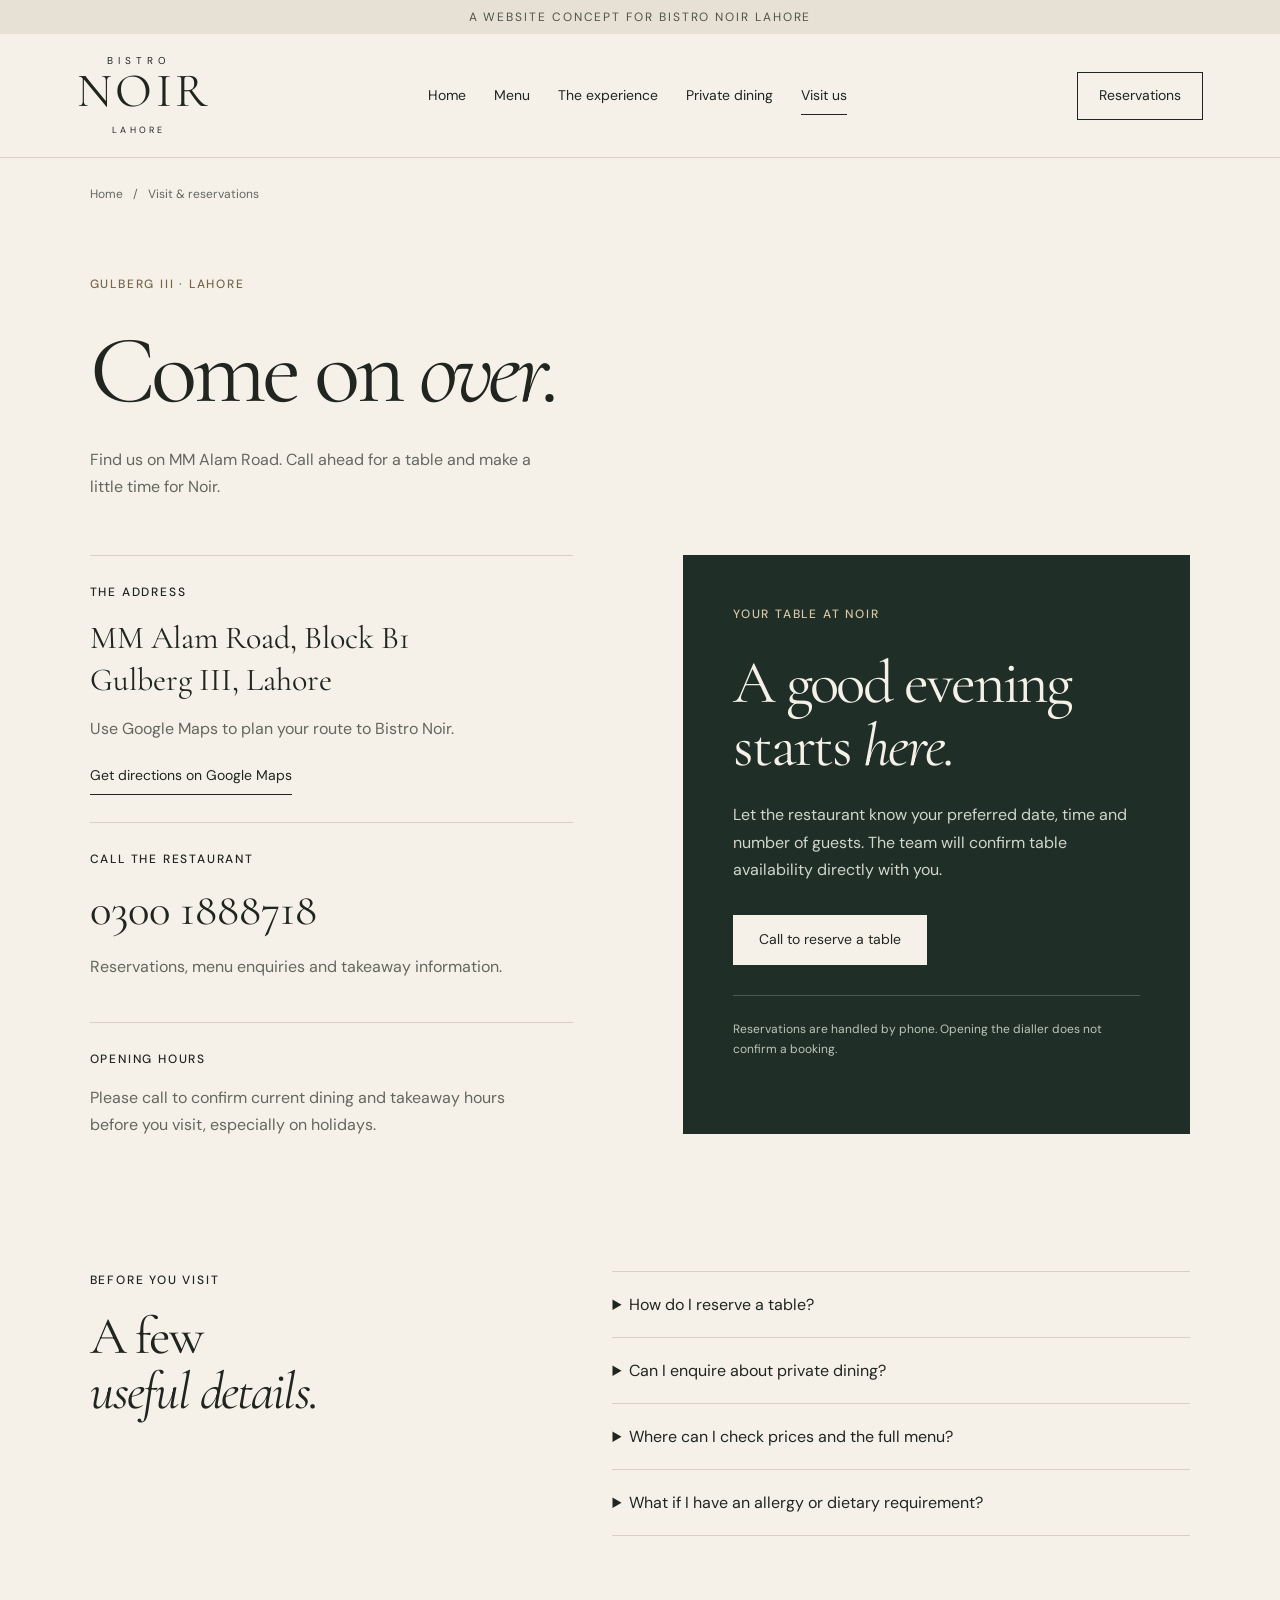
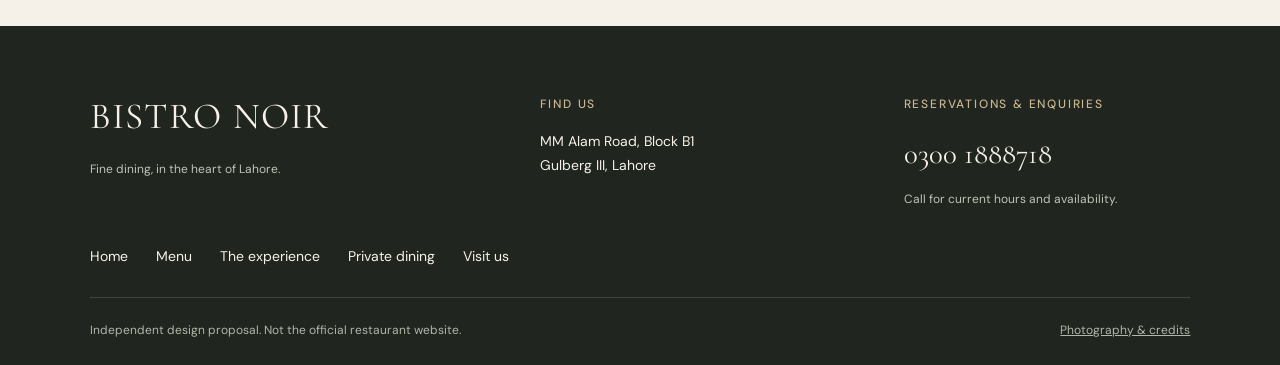
<file: visit.html>
<!doctype html>
<html lang="en">
<head>
<meta charset="utf-8">
<meta name="viewport" content="width=device-width,initial-scale=1">
<meta name="robots" content="noindex,nofollow">
<meta name="theme-color" content="#20251f">
<title>Visit & reservations | Bistro Noir Lahore</title>
<meta name="description" content="Find Bistro Noir Lahore on MM Alam Road. Call for reservations, current hours and private dining enquiries.">
<link rel="icon" href="data:image/svg+xml,%3Csvg xmlns='http://www.w3.org/2000/svg' viewBox='0 0 64 64'%3E%3Crect width='64' height='64' fill='%2320251f'/%3E%3Ctext x='32' y='47' text-anchor='middle' font-family='Georgia' font-size='45' fill='%23e9dfcb'%3EN%3C/text%3E%3C/svg%3E">
<link rel="stylesheet" href="styles.css">
<script src="script.js" defer>
</script>
<noscript>
<style>.nav-toggle{display:none}@media(max-width:680px){.site-header{height:auto;flex-wrap:wrap;padding-block:20px}.site-header nav{position:static;display:flex;flex-wrap:wrap;flex-direction:row;padding:15px 0 0;box-shadow:none;border:0;width:100%;gap:8px 20px}.site-header nav a{padding:5px 0;font-size:14px}}</style>
</noscript>
</head>
<body>
<a class="skip" href="#main">Skip to content</a>
<div class="proposal-strip">A WEBSITE CONCEPT FOR BISTRO NOIR LAHORE</div>
<header class="site-header">
<a class="brand" href="index.html" aria-label="Bistro Noir home">
<span>BISTRO</span>
<strong>NOIR</strong>
<small>LAHORE</small>
</a>
<button class="nav-toggle" aria-controls="main-nav" aria-expanded="false">Menu <span aria-hidden="true">☰</span>
</button>
<nav id="main-nav" aria-label="Main navigation">
<a href="index.html">Home</a>
<a href="menu.html">Menu</a>
<a href="experience.html">The experience</a>
<a href="private-dining.html">Private dining</a>
<a href="visit.html" aria-current="page">Visit us</a>
</nav>
<a class="button header-cta" href="visit.html">Reservations</a>
</header>
<main id="main">
<div class="wrap breadcrumb">
<a href="index.html">Home</a>
<span>/</span>
<span>Visit & reservations</span>
</div>
<section class="page-heading wrap">
<span class="label">GULBERG III · LAHORE</span>
<h1>Come on <i>over.</i>
</h1>
<p>Find us on MM Alam Road. Call ahead for a table and make a little time for Noir.</p>
</section>
<div class="visit-grid wrap">
<div>
<section class="contact-block">
<span class="label">THE ADDRESS</span>
<address>MM Alam Road, Block B1<br>Gulberg III, Lahore</address>
<p>Use Google Maps to plan your route to Bistro Noir.</p>
<a class="underlined" href="https://www.google.com/maps/search/?api=1&query=Bistro+Noir+MM+Alam+Road+Lahore" target="_blank" rel="noopener noreferrer">Get directions on Google Maps</a>
</section>
<section class="contact-block">
<span class="label">CALL THE RESTAURANT</span>
<a class="big-phone" href="tel:+923001888718">0300 1888718</a>
<p>Reservations, menu enquiries and takeaway information.</p>
</section>
<section class="contact-block">
<span class="label">OPENING HOURS</span>
<p>Please call to confirm current dining and takeaway hours before you visit, especially on holidays.</p>
</section>
</div>
<section class="reservation-card">
<span class="label">YOUR TABLE AT NOIR</span>
<h2>A good evening<br>starts <i>here.</i>
</h2>
<p>Let the restaurant know your preferred date, time and number of guests. The team will confirm table availability directly with you.</p>
<a class="button cream" href="tel:+923001888718">Call to reserve a table</a>
<p class="note">Reservations are handled by phone. Opening the dialler does not confirm a booking.</p>
</section>
</div>
<section class="faq wrap">
<div>
<span class="label">BEFORE YOU VISIT</span>
<h2>A few<br>
<i>useful details.</i>
</h2>
</div>
<div>
<details>
<summary>How do I reserve a table?</summary>
<p>Call <a href="tel:+923001888718">0300 1888718</a> with your preferred date, time and party size. The restaurant will confirm availability and any booking requirements.</p>
</details>
<details>
<summary>Can I enquire about private dining?</summary>
<p>Yes. The supplied restaurant listing includes a private dining room. <a href="private-dining.html">Explore private dining</a> and contact the restaurant to discuss capacity and arrangements.</p>
</details>
<details>
<summary>Where can I check prices and the full menu?</summary>
<p>Our <a href="menu.html">menu page</a> presents selected highlights. Please contact the restaurant for the latest complete menu, prices and dish availability.</p>
</details>
<details>
<summary>What if I have an allergy or dietary requirement?</summary>
<p>Discuss ingredients, preparation and any allergy or dietary requirement directly with the restaurant before ordering.</p>
</details>
</div>
</section>
</main>
<footer class="site-footer">
<div class="footer-top">
<div>
<a class="footer-brand" href="index.html">BISTRO NOIR</a>
<p>Fine dining, in the heart of Lahore.</p>
</div>
<div>
<span class="label">FIND US</span>
<address>MM Alam Road, Block B1<br>Gulberg III, Lahore</address>
</div>
<div>
<span class="label">RESERVATIONS & ENQUIRIES</span>
<a class="footer-phone" href="tel:+923001888718">0300 1888718</a>
<p>Call for current hours and availability.</p>
</div>
</div>
<nav class="footer-nav" aria-label="Footer navigation">
<a href="index.html">Home</a>
<a href="menu.html">Menu</a>
<a href="experience.html">The experience</a>
<a href="private-dining.html">Private dining</a>
<a href="visit.html" aria-current="page">Visit us</a>
</nav>
<div class="footer-bottom">
<span>Independent design proposal. Not the official restaurant website.</span>
<a href="credits.html">Photography & credits</a>
</div>
</footer>
<nav class="mobile-actions" aria-label="Quick actions">
<a href="tel:+923001888718">Call to reserve</a>
<a href="menu.html">Menu</a>
<a href="https://www.google.com/maps/search/?api=1&query=Bistro+Noir+MM+Alam+Road+Lahore" target="_blank" rel="noopener noreferrer">Directions</a>
</nav>
</body>
</html>
</file>
<file: styles.css>
@import url('https://fonts.googleapis.com/css2?family=Cormorant+Garamond:ital,wght@0,400;0,500;0,600;1,400;1,500&family=DM+Sans:wght@400;500;600&display=swap');

/* Shared tokens and accessible controls */
:root{--paper:#f5f1e8;--ink:#20251f;--forest:#202e28;--wine:#4b2228;--muted:#64675e;--brass:#ad9061;--line:#d7d1c5;--serif:'Cormorant Garamond',Georgia,serif;--sans:'DM Sans',Arial,sans-serif}
*{box-sizing:border-box}html{scroll-behavior:smooth;scroll-padding-top:30px}body{margin:0;background:var(--paper);color:var(--ink);font:16px/1.7 var(--sans)}h1,h2,h3,p,figure{margin:0}h1,h2,h3{font-family:var(--serif);font-weight:400;line-height:1.04}h1{font-size:clamp(4rem,7.5vw,8rem);letter-spacing:-.045em}h2{font-size:clamp(3rem,5.1vw,5.4rem);letter-spacing:-.035em}h3{font-size:2rem}i{font-weight:400}a{color:inherit;text-decoration:none}img{width:100%;height:100%;object-fit:cover;display:block}button{font:inherit;cursor:pointer}a,button{touch-action:manipulation}a:focus-visible,button:focus-visible,summary:focus-visible{outline:3px solid var(--brass);outline-offset:5px}::selection{background:#c5ae81;color:#20251f}.wrap{width:min(1280px,86%);margin-inline:auto}.label{display:block;font-size:12px;font-weight:500;letter-spacing:.15em;line-height:1.5}.button{display:inline-flex;justify-content:center;align-items:center;min-height:50px;padding:13px 25px;background:var(--ink);color:var(--paper);border:1px solid var(--ink);font-size:14px;line-height:1.4;transition:background .2s,color .2s}.button:hover{background:#40513f}.button.cream{background:var(--paper);color:var(--ink);border-color:var(--paper)}.button.cream:hover{background:#d9cbb0}.button.light-outline{background:transparent;border-color:#bba98d}.button.light-outline:hover{background:var(--paper);color:var(--ink)}.underlined{display:inline-block;padding:8px 0;border-bottom:1px solid currentColor;font-size:14px;line-height:1.5}.underlined:hover{color:#9a7540}.skip{position:absolute;top:-100px;background:white;padding:15px;z-index:20}.skip:focus{top:0}.proposal-strip{padding:7px 20px;background:#e7e1d5;color:#505348;text-align:center;font-size:11px;letter-spacing:.16em}.site-header{height:124px;padding-inline:6%;display:flex;align-items:center;justify-content:space-between;gap:30px;border-bottom:1px solid var(--line)}.brand{text-align:center;width:120px;flex-shrink:0;line-height:1}.brand span{display:block;font-size:10px;letter-spacing:.5em;padding-left:5px}.brand strong{display:block;font:400 48px/.95 var(--serif);letter-spacing:.07em;margin:3px 0 6px}.brand small{font-size:9px;letter-spacing:.35em;padding-left:4px}.site-header nav{display:flex;gap:28px}.site-header nav a{font-size:14px;padding-block:10px;position:relative}.site-header nav a:after{content:'';height:1px;background:var(--ink);position:absolute;bottom:3px;left:0;right:100%;transition:right .2s}.site-header nav a:hover:after,.site-header nav a[aria-current]:after{right:0}.nav-toggle{display:none}.header-cta{background:transparent;color:var(--ink);min-height:46px;padding-inline:21px}.header-cta:hover{color:var(--paper)}

/* Home: asymmetric photographic cover */
.home-hero{display:grid;grid-template-columns:46% 54%;min-height:670px}.hero-text{background:var(--forest);color:var(--paper);padding:65px 13% 28px 15.2%;display:flex;flex-direction:column;align-items:flex-start}.hero-text>.label{color:#d2c4a7;margin-bottom:55px}.hero-text h1{font-size:clamp(4.5rem,7.7vw,8.7rem)}.hero-text>p{margin:25px 0 32px;color:#d5d9cf;font-size:16px}.hero-actions{display:flex;flex-wrap:wrap;align-items:center;gap:27px}.hero-foot{display:flex;justify-content:space-between;gap:25px;width:100%;padding-top:44px;margin-top:auto;font-size:10px;letter-spacing:.12em;color:#c7ccbe}.hero-figure{position:relative;min-height:670px}.hero-figure img{position:absolute;inset:0;object-position:54% 50%}.hero-figure figcaption{position:absolute;bottom:24px;right:30px;color:white;font-size:10px;letter-spacing:.16em;background:#17211baa;padding:8px 12px}.home-intro{padding-block:110px;display:grid;grid-template-columns:1fr 2fr;gap:7%}.home-intro>.label{padding-top:12px}.home-intro>div{display:grid;grid-template-columns:1.2fr 1fr;gap:20px 55px;align-items:start}.home-intro h2{grid-row:span 2}.home-intro p{font-size:16px;color:var(--muted);padding-top:10px}.home-intro .underlined{justify-self:start;align-self:end}.home-menu{padding-block:30px 100px}.section-heading{display:flex;align-items:flex-end;justify-content:space-between;gap:35px;margin-bottom:43px}.section-heading .label{margin-bottom:23px}.menu-teaser{display:grid;grid-template-columns:1.1fr 1fr;gap:8%}.menu-teaser figure{height:510px;position:relative}.menu-teaser figcaption{position:absolute;bottom:23px;left:25px;background:var(--paper);padding:8px 14px;font-size:10px;letter-spacing:.14em}.featured-list{border-top:1px solid var(--line)}.featured-list>a{display:flex;gap:25px;padding:30px 0;border-bottom:1px solid var(--line);transition:padding .2s}.featured-list>a:hover{padding-left:10px}.featured-list>a>span{font-size:11px;padding-top:9px;color:#7d7159}.featured-list h3{font-size:2.2rem}.featured-list p{font-size:13px;margin-top:8px;color:var(--muted)}.gather-band{background:var(--wine);color:var(--paper);padding-block:70px}.gather-band>.wrap{display:grid;grid-template-columns:.65fr 1.3fr 1fr;gap:7%;align-items:start}.gather-band .label{color:#dfc7aa;padding-top:10px}.gather-band p{color:#ded2cb;font-size:15px;margin:10px 0 27px}.home-visit{text-align:center;padding-block:95px}.home-visit .label{margin-bottom:22px}.home-visit .button{margin-top:30px}

/* Editorial pages */
.page-heading{padding-block:70px 55px}.page-heading .label{margin-bottom:28px;color:#77664b}.page-heading h1{max-width:900px}.page-heading p{max-width:470px;margin-top:25px;color:var(--muted)}.page-heading.split{display:flex;justify-content:space-between;align-items:flex-end;gap:60px}.page-heading.split p{max-width:360px;margin-bottom:5px}.breadcrumb{font-size:12px;color:var(--muted);padding-top:26px;display:flex;gap:10px}.wide-photo{height:550px;position:relative}.wide-photo img{object-position:50% 53%}.wide-photo figcaption{position:absolute;bottom:25px;left:35px;color:white;font-size:12px;background:#20251fcc;padding:8px 13px}.editorial{padding-block:90px;display:grid;grid-template-columns:1fr 1.2fr;gap:14%;align-items:start}.editorial .label{margin-bottom:28px}.editorial p{color:var(--muted);margin-bottom:22px;max-width:520px}.editorial .underlined{margin-top:8px}.photo-pair{display:grid;grid-template-columns:1.12fr 1fr;align-items:start;gap:8%;padding-bottom:100px}.photo-pair figure:first-child{margin-top:65px}.photo-pair img{aspect-ratio:1/1.05;height:auto}.photo-pair figcaption{font-size:12px;color:var(--muted);padding-top:15px;display:flex;justify-content:space-between}.page-end{border-top:1px solid var(--line);padding-block:45px 65px;display:flex;justify-content:space-between;align-items:center;gap:30px}.page-end h2{font-size:3rem}.page-end .label{margin-bottom:8px}

/* Menu: printed-menu rhythm, all dishes rendered in HTML */
.menu-heading{border-bottom:1px solid var(--line)}.menu-layout{display:grid;grid-template-columns:220px 1fr;gap:8%;padding-block:55px 85px}.menu-index{position:sticky;top:30px;align-self:start}.menu-index .label{margin-bottom:20px}.menu-index a{display:block;padding:11px 0;border-bottom:1px solid var(--line);font-size:14px}.menu-index a:hover{color:#8b6536}.menu-index p{margin-top:27px;color:var(--muted);font-size:12px}.menu-group{margin-bottom:50px;scroll-margin-top:30px}.menu-group:last-child{margin-bottom:0}.menu-group-title{display:flex;align-items:baseline;justify-content:space-between;gap:20px;border-bottom:1px solid var(--ink);padding-bottom:17px}.menu-group-title h2{font-size:3.1rem}.menu-group-title>span{font-size:11px;color:var(--muted)}.dish-row{display:flex;align-items:baseline;justify-content:space-between;gap:25px;padding:20px 0;border-bottom:1px solid var(--line)}.dish-row h3{font-size:1.8rem;line-height:1.2}.dish-row .popular{font-size:10px;letter-spacing:.12em;color:#7e6540;white-space:nowrap}.menu-advice{padding:30px;background:#eae4d8;font-size:14px;color:#51564d}.menu-advice a{text-decoration:underline}.menu-advice p+p{margin-top:10px}

/* Private dining */
.private-cover{background:var(--wine);color:var(--paper);display:grid;grid-template-columns:1.05fr 1fr;gap:8%;padding-block:75px}.private-cover .label{color:#dcc6aa;margin-bottom:35px}.private-cover p{max-width:440px;color:#e2d5ce;margin:27px 0}.private-cover>div:first-child{padding-left:13.3%}.private-cover figure{margin-right:14%;margin-top:20px;position:relative}.private-cover img{height:510px}.private-cover figcaption{font-size:12px;margin-top:13px;color:#d4bcb5}.occasion-list{border-top:1px solid var(--line)}.occasion-list article{display:grid;grid-template-columns:40px 1fr;padding:28px 0;border-bottom:1px solid var(--line);gap:22px}.occasion-list article>span{font-size:12px;color:#89754e;padding-top:6px}.occasion-list h3{font-size:2rem;margin-bottom:10px}.occasion-list p{margin:0;font-size:15px}.enquiry-box{background:#e9e3d8;padding:55px;display:grid;grid-template-columns:1fr 1fr;gap:10%;margin-bottom:90px}.enquiry-box .label{margin-bottom:20px}.enquiry-box h2{font-size:3.6rem}.enquiry-box ul{margin:0 0 25px;padding-left:20px;color:var(--muted);font-size:15px}.enquiry-box li{padding-bottom:8px}.fine-print{font-size:12px!important;color:var(--muted);margin-top:16px}

/* Visit: practical information and direct reservation contact */
.visit-grid{display:grid;grid-template-columns:1fr 1.05fr;gap:10%;padding-bottom:90px}.contact-block{padding:27px 0;border-top:1px solid var(--line)}.contact-block .label{margin-bottom:16px}.contact-block address{font-style:normal;font-family:var(--serif);font-size:2rem;line-height:1.3}.contact-block p{color:var(--muted);font-size:15px;margin:15px 0;max-width:420px}.big-phone{font-family:var(--serif);font-size:2.8rem;line-height:1.2}.reservation-card{background:var(--forest);color:var(--paper);padding:50px;align-self:start}.reservation-card .label{color:#d7c6a6;margin-bottom:28px}.reservation-card h2{font-size:3.8rem}.reservation-card p{margin:24px 0;color:#d0d6ca;font-size:15px}.reservation-card .button{margin-top:8px}.reservation-card .note{border-top:1px solid #ffffff33;padding-top:23px;margin-top:30px;font-size:12px;color:#bcc6b7}.faq{padding-bottom:90px;display:grid;grid-template-columns:1fr 1.4fr;gap:10%}.faq h2{font-size:3.3rem}.faq .label{margin-bottom:20px}details{border-top:1px solid var(--line);padding-block:19px}details:last-child{border-bottom:1px solid var(--line)}summary{cursor:pointer;font-size:16px;padding-right:20px}details p{font-size:14px;color:var(--muted);margin-top:15px;max-width:530px}details a{text-decoration:underline}.credits-content{max-width:750px;padding-bottom:90px}.credits-content p,.credits-content li{margin-block:20px;color:var(--muted)}.credits-content a{text-decoration:underline}

/* Shared footer */
.site-footer{background:var(--ink);color:var(--paper);padding:60px 7% 25px}.footer-top{display:grid;grid-template-columns:1.3fr 1fr 1fr;gap:7%}.footer-brand{font-family:var(--serif);font-size:2.3rem;letter-spacing:.035em}.site-footer p{font-size:12px;color:#bfc4b8;margin-top:10px}.site-footer .label{color:#c7b58d;font-size:10px;margin:9px 0 17px}.site-footer address{font-size:14px;font-style:normal}.footer-phone{font-family:var(--serif);font-size:1.8rem}.footer-nav{display:flex;gap:28px;padding-block:35px 28px;font-size:13px}.footer-nav a:hover{color:#d3bb8b}.footer-bottom{border-top:1px solid #ffffff26;padding-top:22px;display:flex;justify-content:space-between;gap:25px;font-size:11px;color:#b0b7a8}.footer-bottom a{text-decoration:underline}.mobile-actions{display:none}
@media(min-width:1650px){.home-hero,.hero-figure{min-height:760px}}
@media(max-width:1100px){.site-header{gap:20px;padding-inline:4%;height:110px}.site-header nav{gap:20px}.site-header nav a{font-size:13px}.header-cta{padding-inline:15px}.hero-text{padding:55px 11% 25px 15.2%}.hero-text>.label{margin-bottom:38px}.home-hero,.hero-figure{min-height:610px}.hero-text h1{font-size:6.5rem}.hero-actions{gap:20px}.home-intro{grid-template-columns:.8fr 2fr;gap:5%}.home-intro>div{gap:20px 35px}.gather-band>.wrap{grid-template-columns:.7fr 1.2fr 1fr;gap:4%}.gather-band h2{font-size:4rem}.reservation-card{padding:38px}.menu-layout{grid-template-columns:180px 1fr;gap:7%}}
@media(max-width:850px){.header-cta{display:none}.home-hero{grid-template-columns:1fr 1fr}.hero-text h1{font-size:5.4rem}.hero-text>p{font-size:15px}.hero-actions{flex-direction:column;align-items:flex-start;gap:12px}.hero-foot span:last-child{display:none}.home-intro{grid-template-columns:1fr 2fr}.home-intro>div{display:block}.home-intro p{padding-top:25px}.home-intro .underlined{margin-top:20px}.menu-teaser{gap:6%}.featured-list h3{font-size:1.9rem}.featured-list>a{padding-block:25px}.menu-teaser figure{height:475px}.gather-band>.wrap{grid-template-columns:1fr 1fr;gap:30px}.gather-band .label{grid-column:1/-1}.page-heading.split{gap:35px}.page-heading.split p{max-width:280px}.private-cover{gap:6%}.private-cover h1{font-size:5rem}.private-cover figure{margin-right:12%}.private-cover img{height:490px}.editorial{gap:8%}.enquiry-box{gap:7%;padding:38px}.visit-grid{gap:6%}.reservation-card h2{font-size:3.3rem}.footer-top{gap:4%}}
@media(max-width:680px){.wrap{width:86%}.proposal-strip{font-size:9px;letter-spacing:.1em;padding:7px 12px}.site-header{height:93px;padding-inline:7%;position:relative}.brand{width:94px}.brand strong{font-size:41px}.brand span{font-size:9px}.brand small{font-size:8px}.nav-toggle{display:flex;align-items:center;gap:14px;background:none;border:1px solid var(--line);padding:10px 14px;font-size:14px;min-height:44px;color:var(--ink)}.site-header nav{display:none;position:absolute;z-index:10;top:100%;left:0;right:0;background:var(--paper);padding:15px 7% 25px;border-bottom:1px solid var(--line);box-shadow:0 14px 20px #0002}.site-header nav.open{display:flex;flex-direction:column;gap:0}.site-header nav a{font-size:16px;padding:13px 0}.site-header nav a:after{bottom:8px;right:100%}.site-header nav a[aria-current]:after{right:80%}.home-hero{grid-template-columns:1fr}.hero-text{padding:45px 7% 25px;min-height:475px}.hero-text>.label{font-size:10px;margin-bottom:33px}.hero-text h1{font-size:clamp(4.8rem,17vw,6.5rem);line-height:.96}.hero-text>p{margin:23px 0 28px;font-size:15px}.hero-actions{flex-direction:row;align-items:center;gap:25px}.hero-actions .button{padding-inline:20px}.hero-foot{padding-top:36px}.hero-foot span:last-child{display:block}.hero-figure{min-height:400px}.hero-figure img{object-position:50% 54%}.hero-figure figcaption{right:18px;bottom:18px;font-size:9px}.home-intro{padding-block:60px;grid-template-columns:1fr;gap:28px}.home-intro>.label{padding:0}.home-intro>div{display:block}.home-intro h2 br{display:none}.home-intro p{max-width:500px}.label{font-size:11px}h2{font-size:3.2rem}.section-heading{display:block;margin-bottom:30px}.section-heading>.underlined{margin-top:25px}.home-menu{padding-block:10px 65px}.menu-teaser{grid-template-columns:1fr;gap:30px}.menu-teaser figure{height:390px}.featured-list>a{padding-block:23px}.featured-list h3{font-size:2rem}.gather-band{padding-block:50px}.gather-band>.wrap{grid-template-columns:1fr;gap:25px}.gather-band .label{padding:0}.gather-band h2{font-size:3.6rem}.gather-band p{margin-top:0}.home-visit{padding-block:60px}.home-visit h2{font-size:3.5rem}.page-heading{padding-block:45px 40px}.page-heading h1{font-size:4.3rem}.page-heading .label{margin-bottom:23px}.page-heading.split{display:block}.page-heading.split p{max-width:450px;margin-top:25px}.breadcrumb{padding-top:20px;font-size:11px}.wide-photo{height:390px}.wide-photo figcaption{bottom:18px;left:18px;font-size:11px}.editorial{padding-block:60px;grid-template-columns:1fr;gap:30px}.editorial h2{font-size:3.4rem}.photo-pair{grid-template-columns:1fr;gap:35px;padding-bottom:60px}.photo-pair figure:first-child{margin:0}.photo-pair img{aspect-ratio:1/1;height:auto}.page-end{padding-block:30px 50px;display:block}.page-end h2{font-size:2.8rem}.page-end .button{margin-top:25px}.menu-layout{grid-template-columns:1fr;gap:38px;padding-block:30px 55px}.menu-index{position:static}.menu-index>nav{display:flex;gap:0 18px;flex-wrap:wrap}.menu-index .label{margin-bottom:10px}.menu-index a{font-size:13px;padding-block:8px}.menu-index p{margin-top:18px}.menu-group{margin-bottom:40px}.menu-group-title h2{font-size:2.7rem}.menu-group-title>span{font-size:10px}.dish-row{padding-block:19px;gap:14px}.dish-row h3{font-size:1.65rem}.dish-row .popular{font-size:9px;letter-spacing:.06em}.menu-advice{padding:23px;font-size:13px}.private-cover{display:block;padding-block:45px}.private-cover>div:first-child{padding-inline:7%}.private-cover .label{margin-bottom:28px}.private-cover h1{font-size:4.8rem}.private-cover figure{margin:40px 7% 0}.private-cover img{height:390px}.private-cover figcaption{font-size:11px}.occasion-list article{gap:15px;grid-template-columns:25px 1fr}.enquiry-box{padding:30px;grid-template-columns:1fr;gap:25px;margin-bottom:60px}.enquiry-box h2{font-size:3rem}.enquiry-box ul{font-size:14px}.visit-grid{grid-template-columns:1fr;gap:32px;padding-bottom:60px}.reservation-card{padding:32px}.reservation-card h2{font-size:3.4rem}.big-phone{font-size:2.6rem}.faq{grid-template-columns:1fr;gap:30px;padding-bottom:60px}.faq h2{font-size:3rem}.credits-content{padding-bottom:55px}.site-footer{padding:45px 7% 90px}.footer-top{grid-template-columns:1fr;gap:25px}.footer-top .label{margin-bottom:9px}.footer-nav{flex-wrap:wrap;gap:14px 25px;padding-block:30px}.footer-bottom{display:block;font-size:10px}.footer-bottom a{display:block;margin-top:14px}.mobile-actions{position:fixed;z-index:12;bottom:0;left:0;right:0;display:grid;grid-template-columns:1.35fr 1fr 1fr;background:var(--paper);box-shadow:0 -3px 15px #0001;border-top:1px solid var(--line);padding-bottom:env(safe-area-inset-bottom)}.mobile-actions a{padding:16px 7px;text-align:center;font-size:12px}.mobile-actions a:first-child{background:var(--forest);color:var(--paper)}}
@media(prefers-reduced-motion:reduce){html{scroll-behavior:auto}*,*:before,*:after{transition:none!important;animation:none!important}}
/* Keep captions and navigation readable at every breakpoint. */
.proposal-strip,.label,.hero-foot,.hero-figure figcaption,.menu-teaser figcaption,.featured-list>a>span,.breadcrumb,.menu-group-title>span,.dish-row .popular,.site-footer .label,.footer-bottom,.private-cover figcaption{font-size:12px}
.site-header nav a,.featured-list p,.menu-index a,.footer-nav,.mobile-actions a,.underlined{font-size:14px}
.hero-text>p,.gather-band p,.editorial p,.occasion-list p,.enquiry-box ul,.contact-block p,.reservation-card p,.menu-advice{font-size:16px}
.reservation-card p.note,.fine-print{font-size:12px}
@media(max-width:680px){.hero-text>.label,.hero-figure figcaption,.hero-foot,.proposal-strip,.menu-group-title>span,.dish-row .popular{font-size:12px}.menu-group-title{flex-wrap:wrap;gap:8px}.hero-foot{letter-spacing:.06em}.footer-bottom{font-size:12px}.site-header nav a{font-size:16px}}
@media print{.proposal-strip,.site-header,.site-footer,.mobile-actions,.menu-index{display:none!important}.wrap{width:100%}.menu-layout{display:block;padding:0}.menu-group{break-inside:avoid}.page-heading{padding:10px 0 30px}body{background:white;color:black}.menu-advice{background:white;border:1px solid #aaa}}
@media(max-width:680px){.credits-heading h1{font-size:clamp(2.6rem,10vw,4.3rem)}}
</file>
